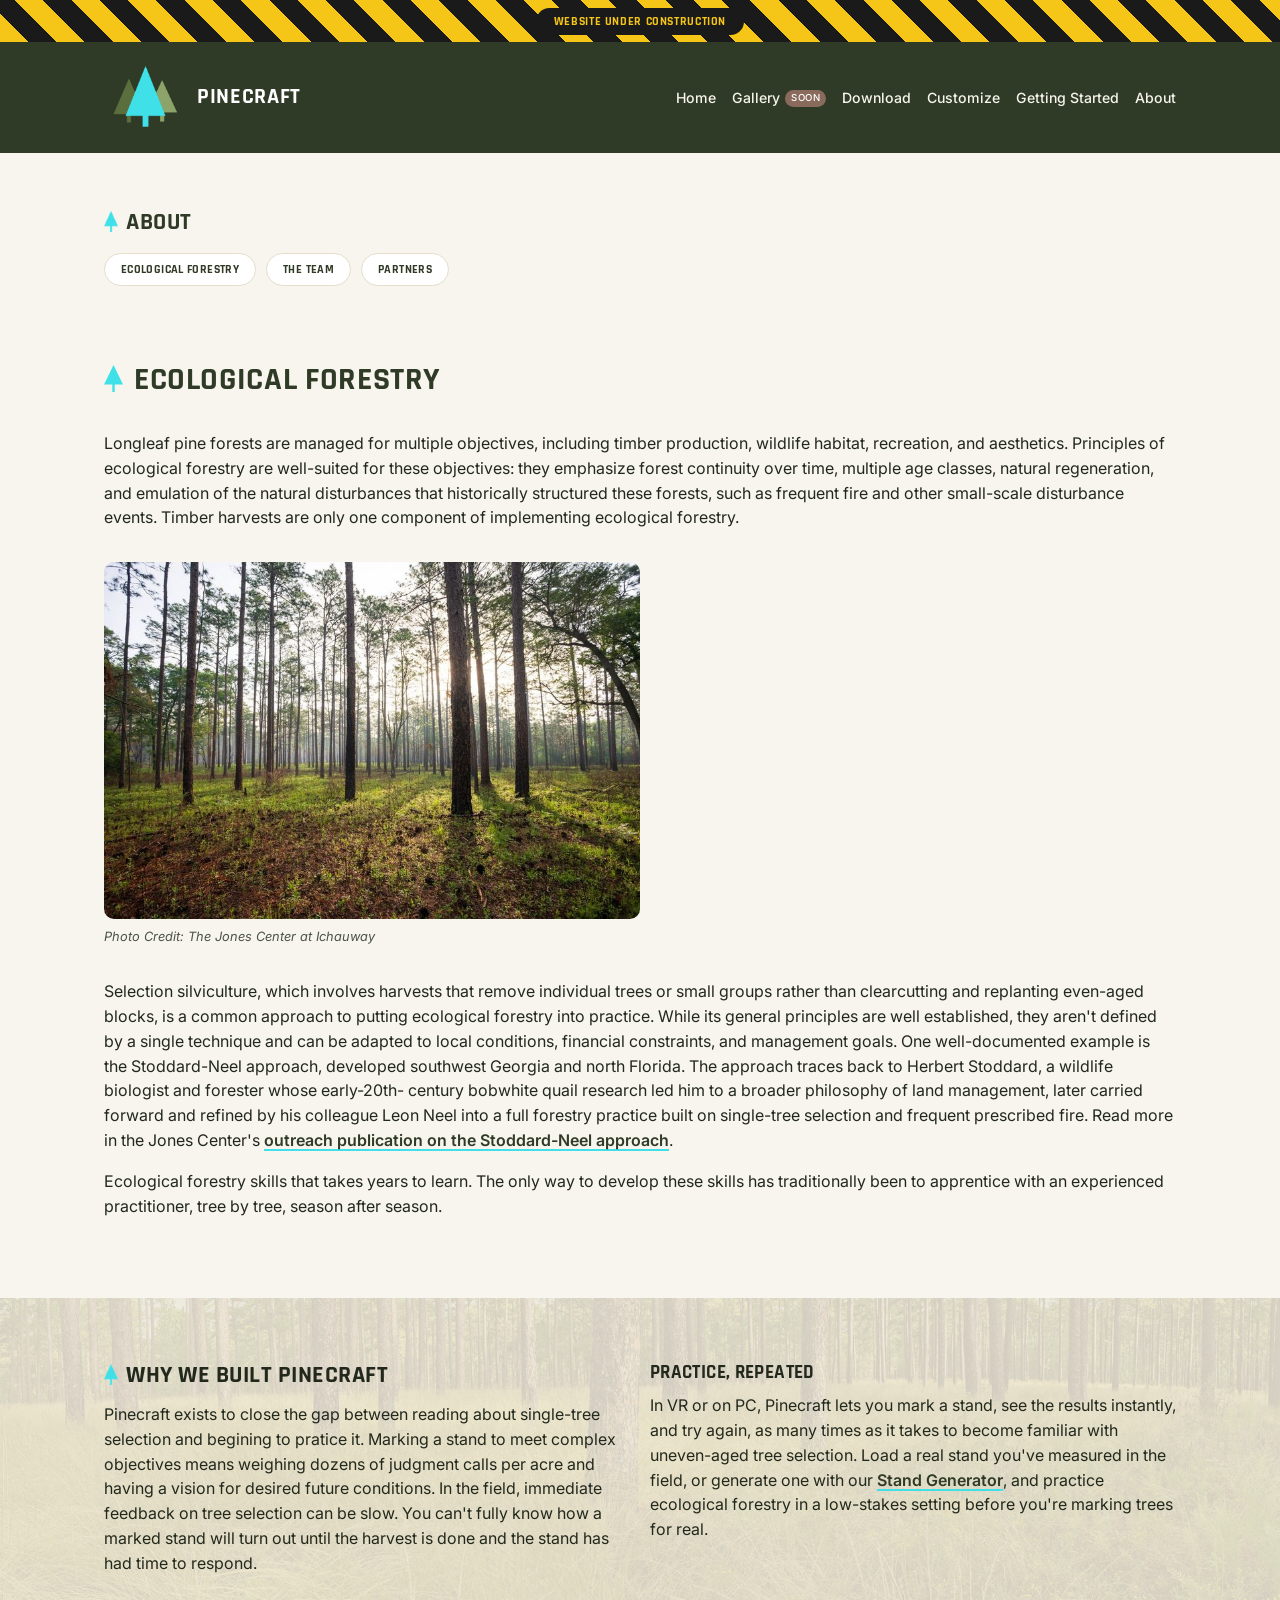
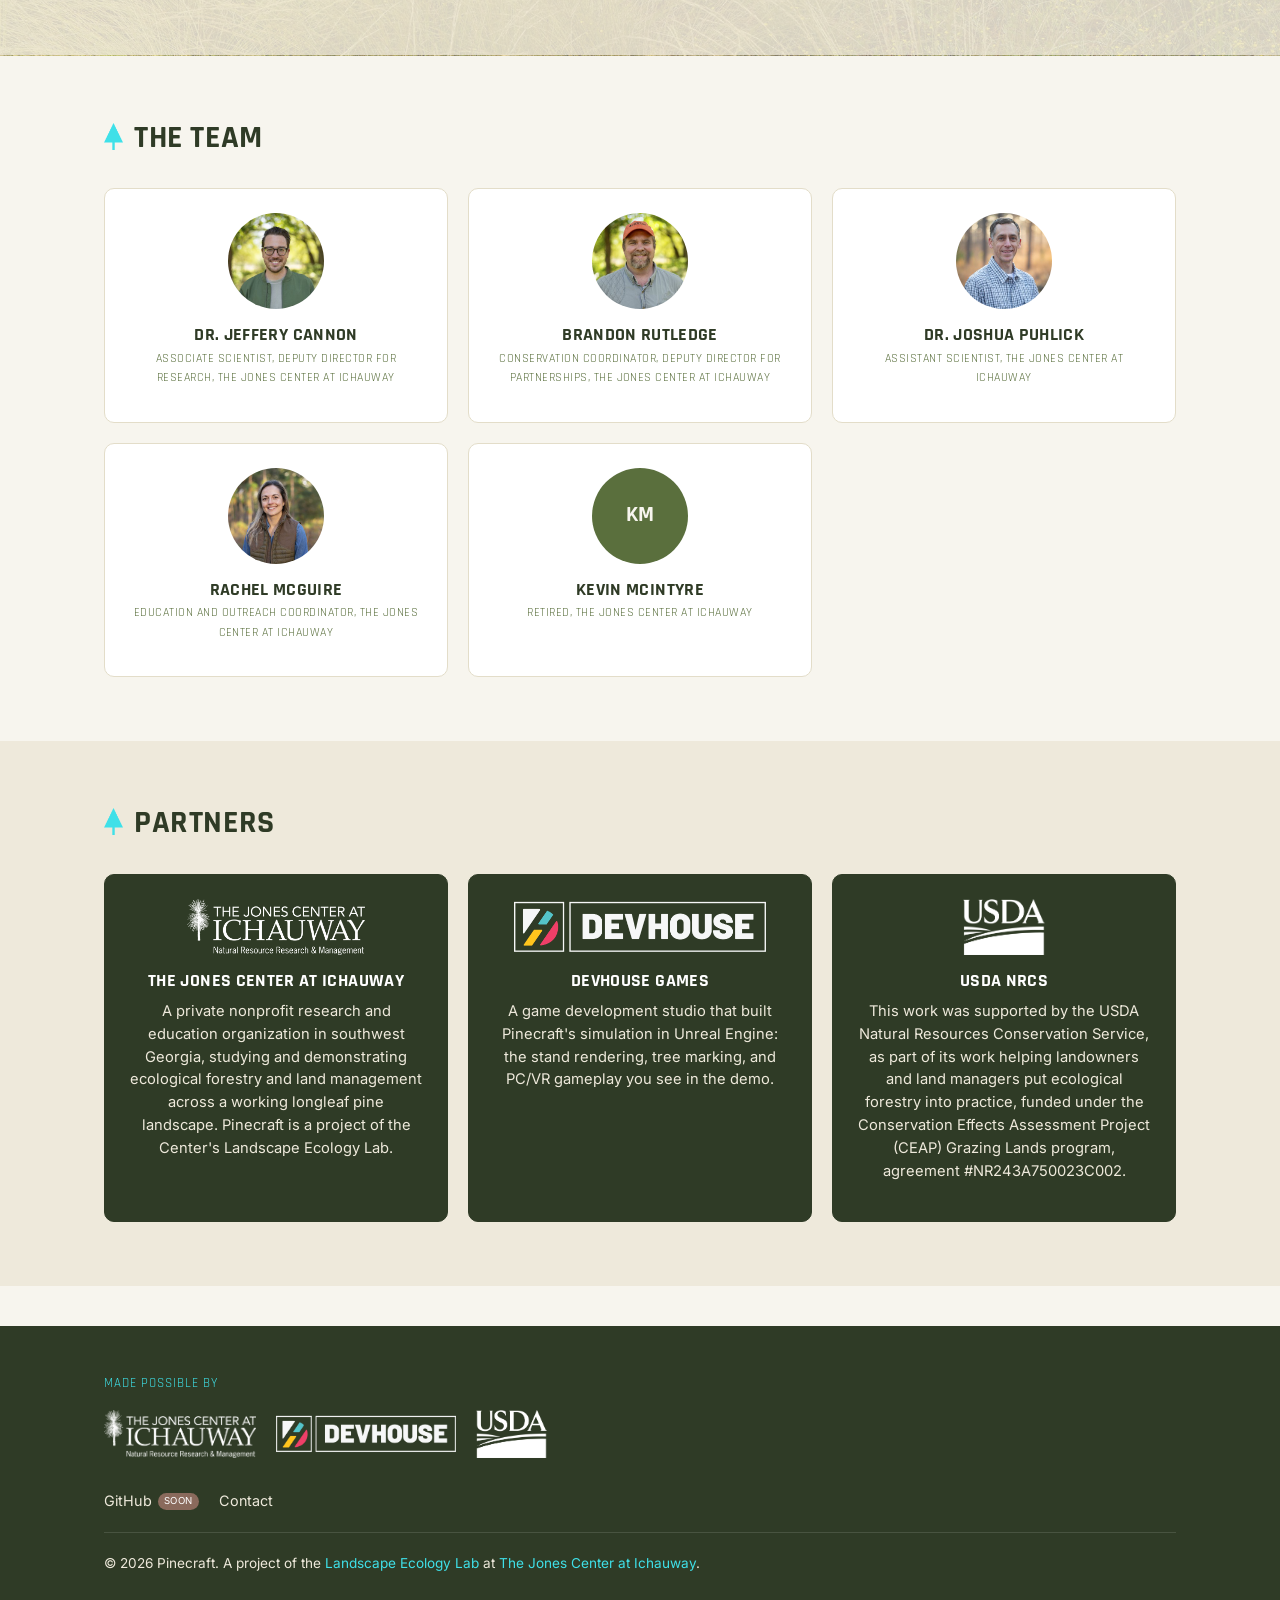
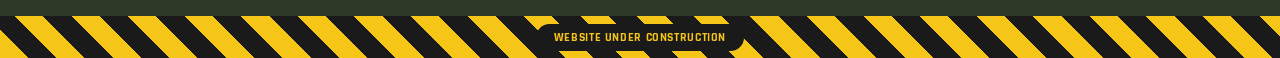
<file: about.html>
<!DOCTYPE html>
<html lang="en">
<head>
<!-- Google tag (gtag.js) -->
<script async src="https://www.googletagmanager.com/gtag/js?id=G-YC16CTT1N0"></script>
<script>
  window.dataLayer = window.dataLayer || [];
  function gtag(){dataLayer.push(arguments);}
  gtag('js', new Date());

  gtag('config', 'G-YC16CTT1N0');
</script>
<meta charset="utf-8">
<meta name="viewport" content="width=device-width, initial-scale=1">
<title>About · Pinecraft</title>
<meta name="description" content="Ecological forestry and the philosophy behind Pinecraft.">
<meta name="robots" content="noindex, nofollow">
<link rel="icon" href="assets/img/favicon.png">
<link rel="preconnect" href="https://fonts.googleapis.com">
<link rel="preconnect" href="https://fonts.gstatic.com" crossorigin>
<link href="https://fonts.googleapis.com/css2?family=Rajdhani:wght@600;700&family=Inter:wght@400;500;600&display=swap" rel="stylesheet">
<link rel="stylesheet" href="assets/css/main.css">
</head>
<body>

<div data-include="partials/header.html"></div>

<main>
<section class="wrap page-header">
  <h1><img class="heading-icon" src="assets/img/logos/pine-mark.png" alt="">About</h1>
  <nav class="jump-links">
    <a href="#ecological-forestry">Ecological Forestry</a>
    <a href="#the-team">The Team</a>
    <a href="#partners">Partners</a>
  </nav>
</section>

<section class="wrap section">
  <div class="section__heading">
    <h2 id="ecological-forestry"><img class="heading-icon" src="assets/img/logos/pine-mark.png" alt="">Ecological Forestry</h2>
  </div>
  <p>
    Longleaf pine forests are managed for multiple objectives, including
    timber production, wildlife habitat, recreation, and aesthetics.
    Principles of ecological forestry are well-suited for these
    objectives: they emphasize forest continuity over time, multiple age
    classes, natural regeneration, and emulation of the natural
    disturbances that historically structured these forests, such as
    frequent fire and other small-scale disturbance events. Timber harvests
    are only one component of implementing ecological forestry.
  </p>
  <figure class="about-photo">
    <img src="assets/img/photos/longleaf-stand-morning.jpg" alt="An open, uneven-aged longleaf pine stand with a grassy groundcover, lit by early morning sun.">
    <figcaption>Photo Credit: The Jones Center at Ichauway</figcaption>
  </figure>
  <p>
    Selection silviculture, which involves harvests that remove individual trees or
    small groups rather than clearcutting and replanting even-aged
    blocks, is a common approach to putting ecological forestry into
    practice. While its general principles are well
    established, they aren't defined by a single technique and can be
    adapted to local conditions, financial constraints, and management goals. One well-documented
    example is the Stoddard-Neel approach, developed 
    southwest Georgia and north Florida. The approach traces back to
    Herbert Stoddard, a wildlife biologist and forester whose early-20th-
    century bobwhite quail research led him to a broader philosophy of land
    management, later carried forward and refined by his colleague Leon
    Neel into a full forestry practice built on single-tree selection and
    frequent prescribed fire. Read more in the Jones Center's
    <a class="text-link" href="https://www.jonesctr.org/the-stoddard-neel-approach-to-ecological-forestry/" target="_blank" rel="noopener">outreach publication on the Stoddard-Neel approach</a>.
  </p>
  <p>
    Ecological forestry skills that takes years to learn. The
    only way to develop these skills has traditionally
    been to apprentice with an experienced practitioner, tree by tree, season
    after season.
  </p>
</section>

<section class="section section--alt section--photo-bg">
  <div class="wrap grid grid--2">
    <div>
      <h2><img class="heading-icon" src="assets/img/logos/pine-mark.png" alt="">Why We Built Pinecraft</h2>
      <p>
        Pinecraft exists to close the gap between reading about single-tree
        selection and begining to pratice it. Marking a stand to meet complex objectives means
        weighing dozens of judgment calls per acre and having a vision for desired future conditions. In the field,
        immediate feedback on tree selection can be slow. You can't fully know how a marked stand will
        turn out until the harvest is done and the stand has had time to
        respond.
      </p>
    </div>
    <div>
      <h3>Practice, Repeated</h3>
      <p>
        In VR or on PC, Pinecraft lets you mark a stand, see the results
        instantly, and try again, as many times as it takes to become familiar with uneven-aged tree
        selection. Load a real stand you've measured in the field, or
        generate one with our <a class="text-link" href="customize.html#stand-generator">Stand Generator</a>,
        and practice ecological forestry in a low-stakes setting before
        you're marking trees for real.
      </p>
    </div>
  </div>
</section>

<section class="wrap section">
  <div class="section__heading">
    <h2 id="the-team"><img class="heading-icon" src="assets/img/logos/pine-mark.png" alt="">The Team</h2>
  </div>
  <div class="grid grid--3">
    <div class="card team-card">
      <div class="team-avatar"><img src="assets/img/team/cannon.jpg" alt="Dr. Jeffery Cannon"></div>
      <h3>Dr. Jeffery Cannon</h3>
      <p class="team-role">Associate Scientist, Deputy Director for Research, The Jones Center at Ichauway</p>
    </div>
    <div class="card team-card">
      <div class="team-avatar"><img src="assets/img/team/rutledge.jpg" alt="Brandon Rutledge"></div>
      <h3>Brandon Rutledge</h3>
      <p class="team-role">Conservation Coordinator, Deputy Director for Partnerships, The Jones Center at Ichauway</p>
    </div>
    <div class="card team-card">
      <div class="team-avatar"><img src="assets/img/team/puhlick.jpg" alt="Dr. Joshua Puhlick"></div>
      <h3>Dr. Joshua Puhlick</h3>
      <p class="team-role">Assistant Scientist, The Jones Center at Ichauway</p>
    </div>
    <div class="card team-card">
      <div class="team-avatar"><img src="assets/img/team/mcguire.jpg" alt="Rachel McGuire"></div>
      <h3>Rachel McGuire</h3>
      <p class="team-role">Education and Outreach Coordinator, The Jones Center at Ichauway</p>
    </div>
    <div class="card team-card">
      <div class="team-avatar">KM</div>
      <h3>Kevin McIntyre</h3>
      <p class="team-role">Retired, The Jones Center at Ichauway</p>
    </div>
  </div>
</section>

<section class="section section--alt">
  <div class="wrap">
  <div class="section__heading">
    <h2 id="partners"><img class="heading-icon" src="assets/img/logos/pine-mark.png" alt="">Partners</h2>
  </div>
  <div class="grid grid--3">
    <div class="card partner-card">
      <a href="https://www.jonesctr.org/" target="_blank" rel="noopener"><img src="assets/img/logos/jones-center.png" alt="The Jones Center at Ichauway"></a>
      <h3>The Jones Center at Ichauway</h3>
      <p>A private nonprofit research and education organization in southwest Georgia, studying and demonstrating ecological forestry and land management across a working longleaf pine landscape. Pinecraft is a project of the Center's Landscape Ecology Lab.</p>
    </div>
    <div class="card partner-card">
      <a href="https://devhouse.games/" target="_blank" rel="noopener"><img src="assets/img/logos/devhouse.png" alt="Devhouse Games"></a>
      <h3>Devhouse Games</h3>
      <p>A game development studio that built Pinecraft's simulation in Unreal Engine: the stand rendering, tree marking, and PC/VR gameplay you see in the demo.</p>
    </div>
    <div class="card partner-card">
      <a href="https://www.nrcs.usda.gov/" target="_blank" rel="noopener"><img src="assets/img/logos/nrcs.png" alt="USDA NRCS"></a>
      <h3>USDA NRCS</h3>
      <p>This work was supported by the USDA Natural Resources Conservation Service, as part of its work helping landowners and land managers put ecological forestry into practice, funded under the Conservation Effects Assessment Project (CEAP) Grazing Lands program, agreement #NR243A750023C002.</p>
    </div>
  </div>
  </div>
</section>
</main>

<div data-include="partials/footer.html"></div>

<script src="assets/js/main.js"></script>
</body>
</html>
</file>
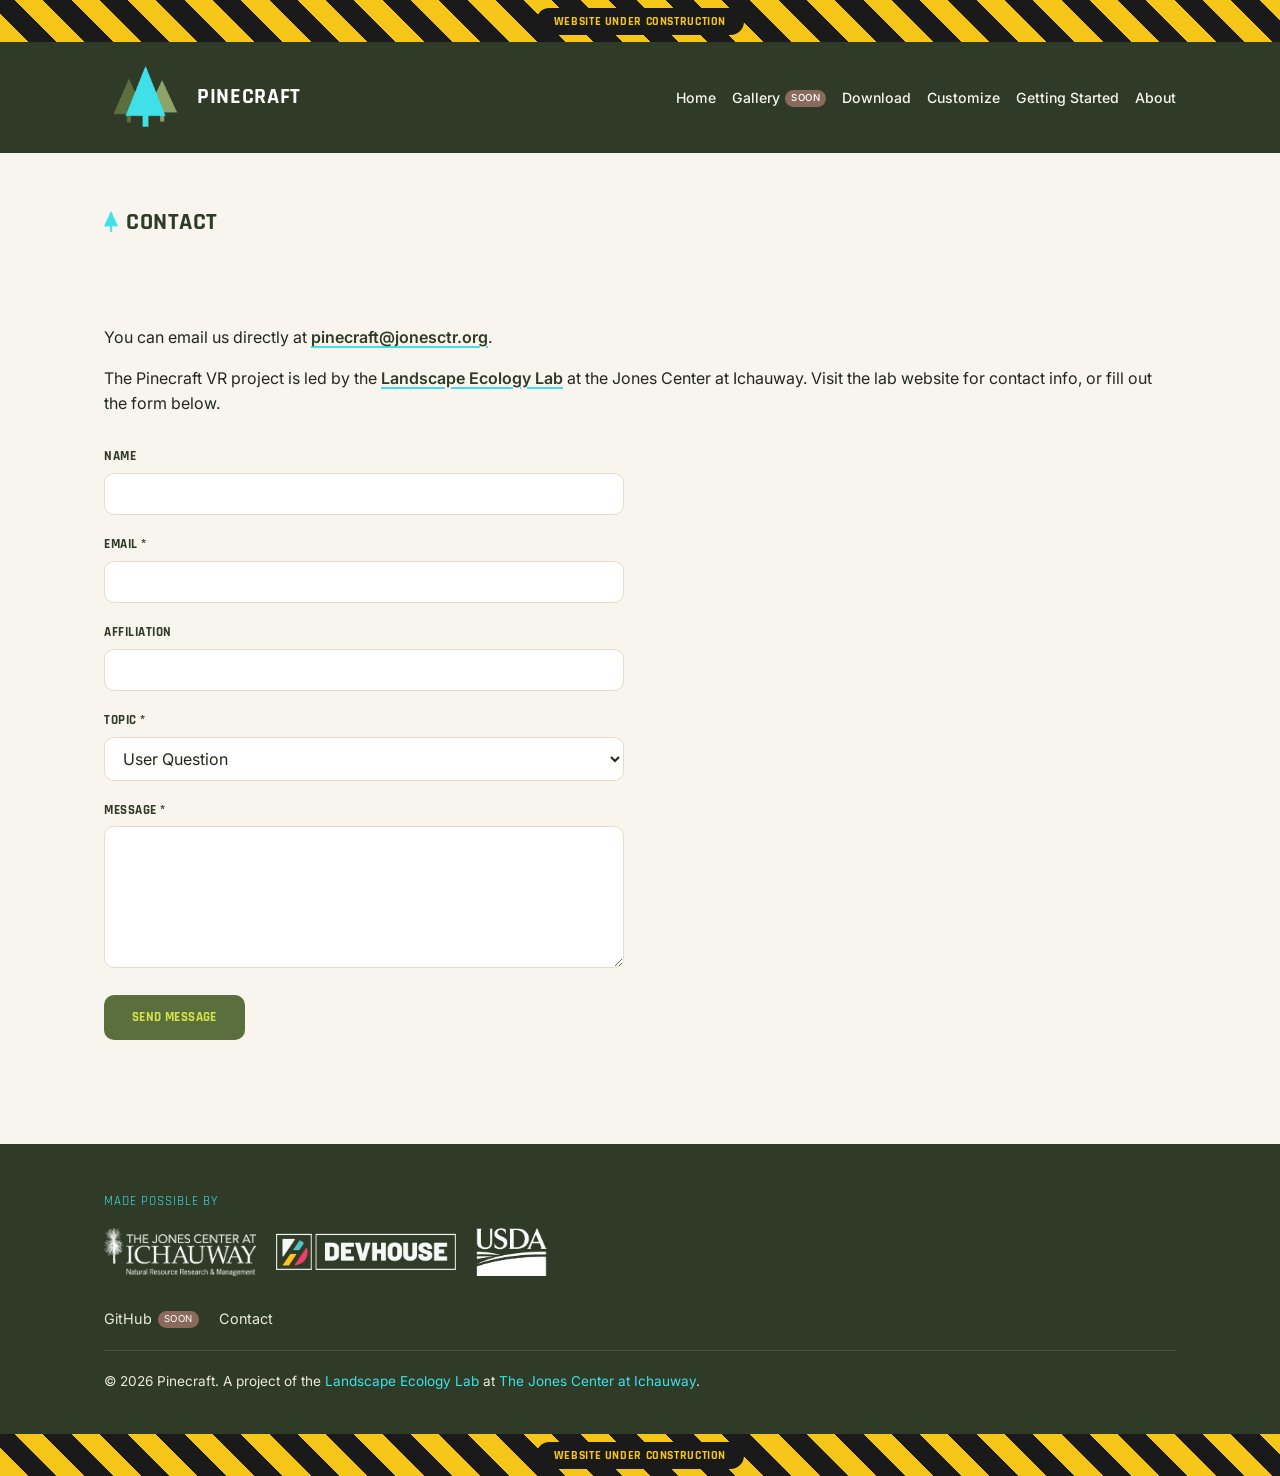
<file: contact.html>
<!DOCTYPE html>
<html lang="en">
<head>
<!-- Google tag (gtag.js) -->
<script async src="https://www.googletagmanager.com/gtag/js?id=G-YC16CTT1N0"></script>
<script>
  window.dataLayer = window.dataLayer || [];
  function gtag(){dataLayer.push(arguments);}
  gtag('js', new Date());

  gtag('config', 'G-YC16CTT1N0');
</script>
<meta charset="utf-8">
<meta name="viewport" content="width=device-width, initial-scale=1">
<title>Contact · Pinecraft</title>
<meta name="description" content="Get in touch with the Pinecraft team by email or the contact form.">
<meta name="robots" content="noindex, nofollow">
<link rel="icon" href="assets/img/favicon.png">
<link rel="preconnect" href="https://fonts.googleapis.com">
<link rel="preconnect" href="https://fonts.gstatic.com" crossorigin>
<link href="https://fonts.googleapis.com/css2?family=Rajdhani:wght@600;700&family=Inter:wght@400;500;600&display=swap" rel="stylesheet">
<link rel="stylesheet" href="assets/css/main.css">
</head>
<body>

<div data-include="partials/header.html"></div>

<main>
<section class="wrap page-header">
  <h1><img class="heading-icon" src="assets/img/logos/pine-mark.png" alt="">Contact</h1>
</section>

<section class="wrap section">
  <p>
    You can email us directly at <a class="text-link" href="mailto:pinecraft@jonesctr.org">pinecraft@jonesctr.org</a>.
  </p>
  <p>
    The Pinecraft VR project is led by the <a class="text-link" href="https://lab.jonesctr.org/cannon/" target="_blank" rel="noopener">Landscape Ecology Lab</a> at the Jones Center at Ichauway. Visit the lab website for contact info, or fill out the form below.
  </p>

  <form id="contact-form" class="contact-form">
    <div class="form-field">
      <label for="cf-name">Name</label>
      <input type="text" id="cf-name" name="name">
    </div>
    <div class="form-field">
      <label for="cf-email">Email *</label>
      <input type="email" id="cf-email" name="email" required>
    </div>
    <div class="form-field">
      <label for="cf-affiliation">Affiliation</label>
      <input type="text" id="cf-affiliation" name="affiliation">
    </div>
    <div class="form-field">
      <label for="cf-reason">Topic *</label>
      <select id="cf-reason" name="reason" required>
        <option value="User Question" selected>User Question</option>
        <option value="Support">Support</option>
        <option value="Bug Report">Bug Report</option>
        <option value="Media Inquiry">Media Inquiry</option>
        <option value="Other">Other</option>
      </select>
    </div>
    <div class="form-field">
      <label for="cf-message">Message *</label>
      <textarea id="cf-message" name="message" rows="6" required></textarea>
    </div>
    <button type="submit" class="btn btn--primary">Send Message</button>
  </form>
</section>
</main>

<div data-include="partials/footer.html"></div>

<script src="assets/js/main.js"></script>
</body>
</html>
</file>
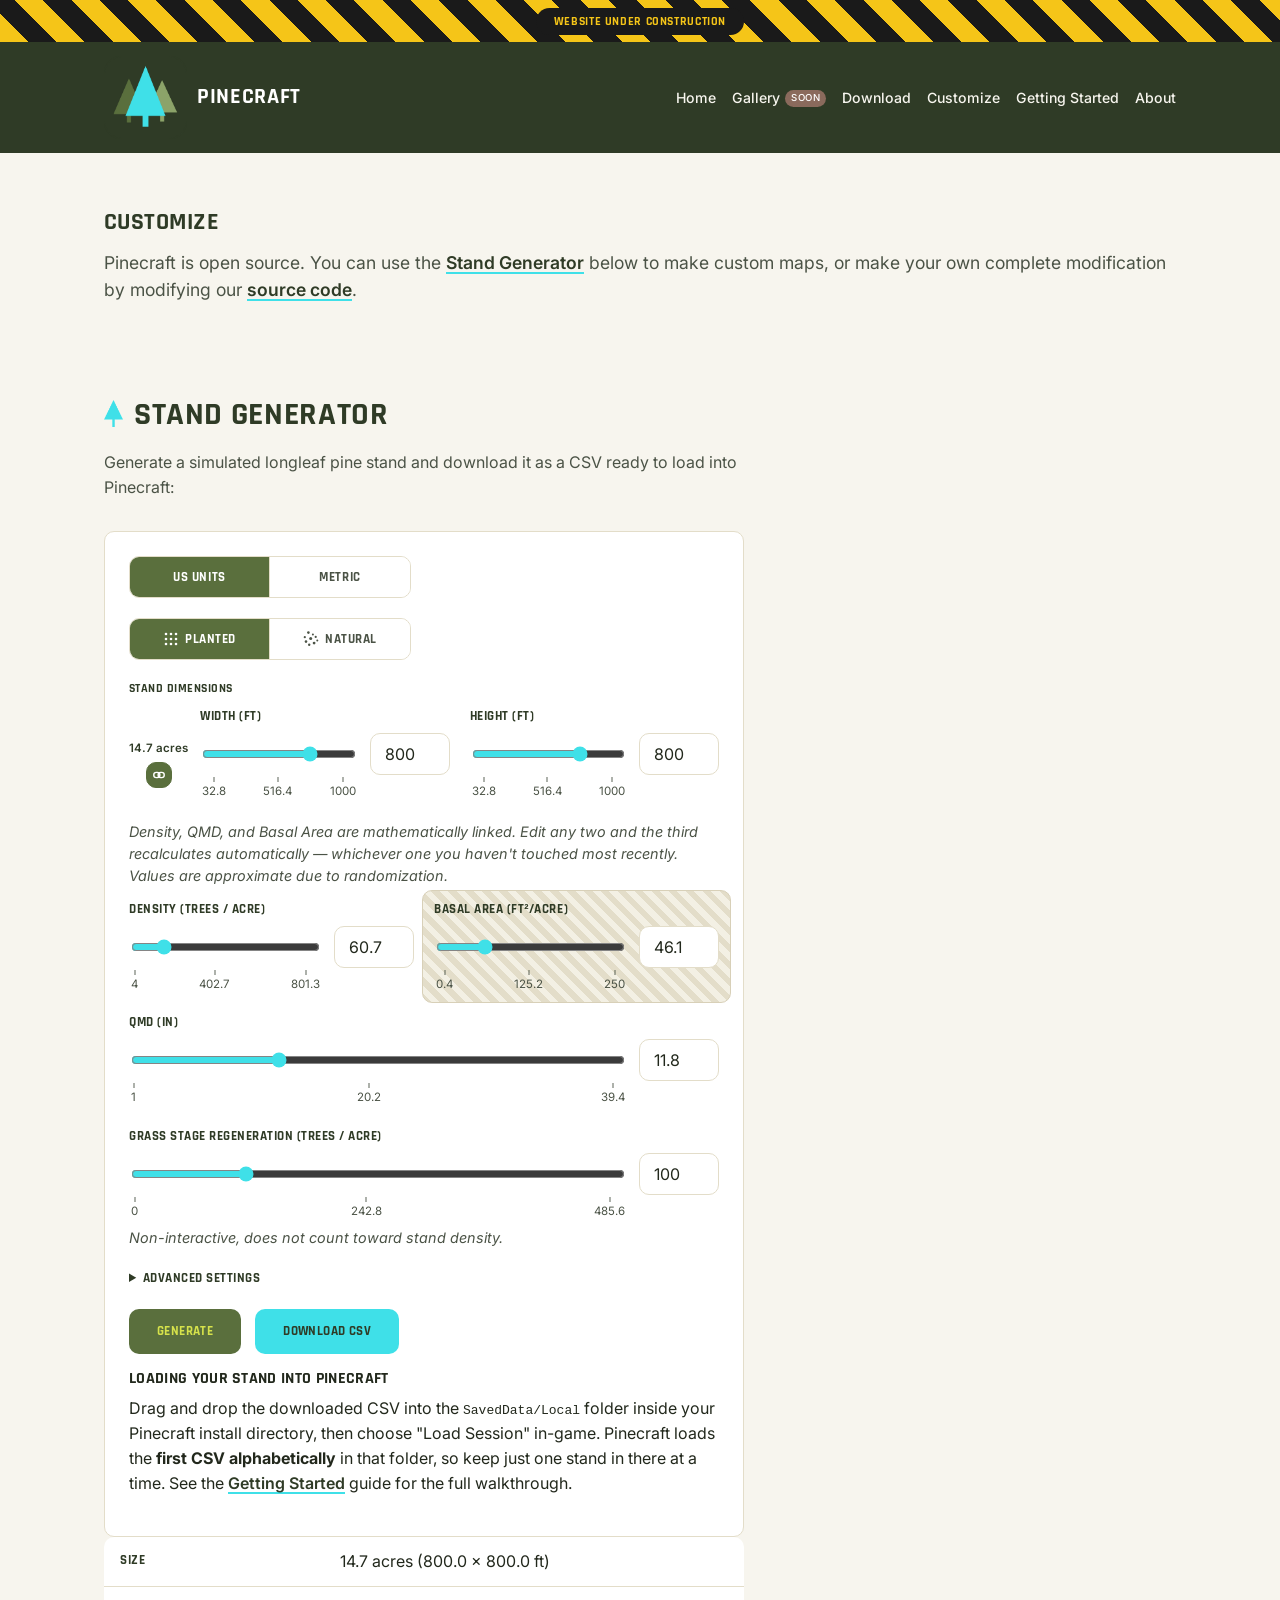
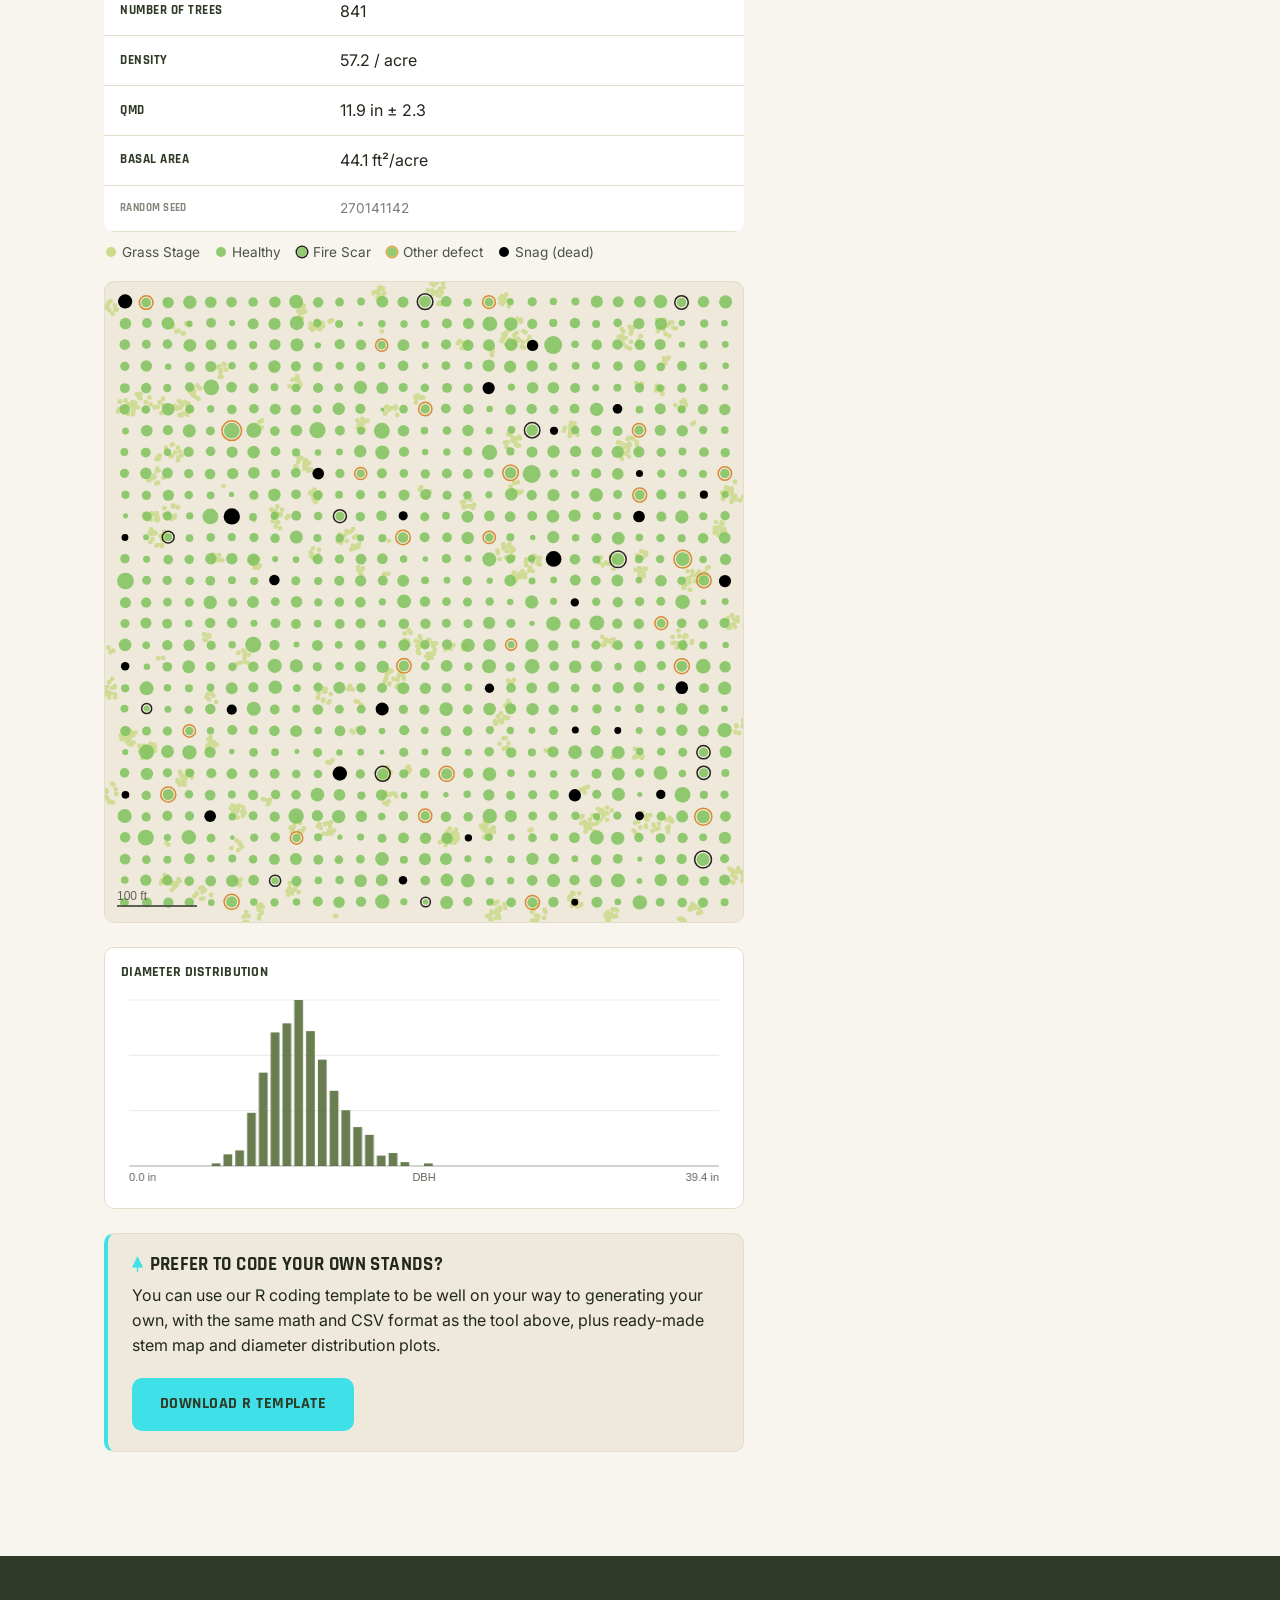
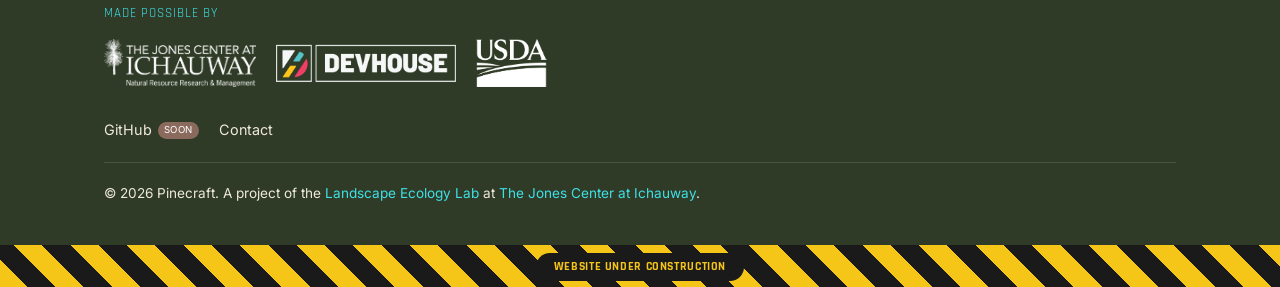
<file: customize.html>
<!DOCTYPE html>
<html lang="en">
<head>
<!-- Google tag (gtag.js) -->
<script async src="https://www.googletagmanager.com/gtag/js?id=G-YC16CTT1N0"></script>
<script>
  window.dataLayer = window.dataLayer || [];
  function gtag(){dataLayer.push(arguments);}
  gtag('js', new Date());

  gtag('config', 'G-YC16CTT1N0');
</script>
<meta charset="utf-8">
<meta name="viewport" content="width=device-width, initial-scale=1">
<title>Customize · Pinecraft</title>
<meta name="description" content="Build your own stand from a CSV, or adapt Pinecraft to your own forest.">
<meta name="robots" content="noindex, nofollow">
<link rel="icon" href="assets/img/favicon.png">
<link rel="preconnect" href="https://fonts.googleapis.com">
<link rel="preconnect" href="https://fonts.gstatic.com" crossorigin>
<link href="https://fonts.googleapis.com/css2?family=Rajdhani:wght@600;700&family=Inter:wght@400;500;600&display=swap" rel="stylesheet">
<link rel="stylesheet" href="assets/css/main.css">
</head>
<body>

<div data-include="partials/header.html"></div>

<main>
<section class="wrap page-header">
  <h1>Customize</h1>
  <p class="lede">Pinecraft is open source. You can use the <a class="text-link" href="#stand-generator">Stand Generator</a> below to make custom maps, or make your own complete modification by modifying our <a class="text-link" href="#" target="_blank" rel="noopener">source code</a>.</p>
</section>

<section class="wrap section">
  <div class="section__heading">
    <h2 id="stand-generator"><img class="heading-icon" src="assets/img/logos/pine-mark.png" alt="">Stand Generator</h2>
    <p>Generate a simulated longleaf pine stand and download it as a CSV ready to load into Pinecraft:</p>
  </div>

  <form id="stand-generator-form" class="contact-form" style="max-width: 640px;">
    <div class="form-field">
      <div class="toggle-group">
        <input type="radio" id="sg-units-us" name="sg-units" value="us" checked>
        <label for="sg-units-us">US Units</label>
        <input type="radio" id="sg-units-metric" name="sg-units" value="metric">
        <label for="sg-units-metric">Metric</label>
      </div>
    </div>

    <div class="form-field">
      <div class="toggle-group">
        <input type="radio" id="sg-pattern-grid" name="sg-pattern" value="grid" checked>
        <label for="sg-pattern-grid">
          <svg class="pattern-icon" width="16" height="16" viewBox="0 0 16 16" fill="currentColor" aria-hidden="true">
            <circle cx="3" cy="3" r="1.3"/><circle cx="8" cy="3" r="1.3"/><circle cx="13" cy="3" r="1.3"/>
            <circle cx="3" cy="8" r="1.3"/><circle cx="8" cy="8" r="1.3"/><circle cx="13" cy="8" r="1.3"/>
            <circle cx="3" cy="13" r="1.3"/><circle cx="8" cy="13" r="1.3"/><circle cx="13" cy="13" r="1.3"/>
          </svg>
          Planted
        </label>
        <input type="radio" id="sg-pattern-random" name="sg-pattern" value="random">
        <label for="sg-pattern-random">
          <svg class="pattern-icon" width="16" height="16" viewBox="0 0 16 16" fill="currentColor" aria-hidden="true">
            <circle cx="1.8" cy="6.2" r="1.1"/><circle cx="5.4" cy="1.6" r="1.3"/><circle cx="9.9" cy="3.4" r="1"/>
            <circle cx="3" cy="10.6" r="1.3"/><circle cx="7.7" cy="7.6" r="1.5"/><circle cx="12.7" cy="5.9" r="1.1"/>
            <circle cx="6.2" cy="13.8" r="1.2"/><circle cx="11.1" cy="12.1" r="1.4"/><circle cx="14.3" cy="9.6" r="1"/>
          </svg>
          Natural
        </label>
      </div>
    </div>

    <p class="section-label">Stand Dimensions</p>
    <div style="display:flex; align-items:center; gap:12px;">
      <div style="display:flex; flex-direction:column; align-items:center; gap:4px; flex:none;">
        <span id="sg-area-display" style="font-size:0.72rem; font-weight:600; color:var(--forest-dark); white-space:nowrap;"></span>
        <button type="button" id="sg-dims-link" class="link-toggle" aria-pressed="true"></button>
      </div>
      <div class="grid grid--2" style="flex:1;">
      <div class="form-field">
        <label for="sg-width">Width (<span id="sg-width-unit">m</span>)</label>
        <div class="slider-field">
            <input type="range" id="sg-width-range" min="10" max="304.8" step="1" value="243.84">
          <input type="number" id="sg-width" name="width" value="243.84" min="1" step="any" required>
        </div>
        <div class="slider-scale"><span id="sg-width-scale-min"></span><span id="sg-width-scale-mid"></span><span id="sg-width-scale-max"></span></div>
      </div>
      <div class="form-field">
        <label for="sg-height">Height (<span id="sg-height-unit">m</span>)</label>
        <div class="slider-field">
            <input type="range" id="sg-height-range" min="10" max="304.8" step="1" value="243.84">
          <input type="number" id="sg-height" name="height" value="243.84" min="1" step="any" required>
        </div>
        <div class="slider-scale"><span id="sg-height-scale-min"></span><span id="sg-height-scale-mid"></span><span id="sg-height-scale-max"></span></div>
      </div>
      </div>
    </div>

    <p class="note" style="margin-bottom:12px;">Density, QMD, and Basal Area are mathematically linked. Edit any two and the third recalculates automatically — whichever one you haven't touched most recently. Values are approximate due to randomization.</p>

    <div class="grid grid--2">
      <div class="form-field">
        <label for="sg-density">Density (trees / <span id="sg-density-unit">ha</span>)<span id="sg-density-tag" class="derived-tag"></span></label>
        <div class="slider-field">
            <input type="range" id="sg-density-range" min="10" max="1980" step="5" value="150">
          <input type="number" id="sg-density" name="density" value="150" min="1" step="any" required>
        </div>
        <div class="slider-scale"><span id="sg-density-scale-min"></span><span id="sg-density-scale-mid"></span><span id="sg-density-scale-max"></span></div>
      </div>
      <div class="form-field">
        <label for="sg-ba">Basal Area (<span id="sg-ba-unit">m&sup2;/ha</span>)<span id="sg-ba-tag" class="derived-tag"></span></label>
        <div class="slider-field">
            <input type="range" id="sg-ba-range" min="0.1" max="57.4" step="0.1" value="10.6">
          <input type="number" id="sg-ba" name="ba" value="10.6" min="0.1" step="any" required>
        </div>
        <div class="slider-scale"><span id="sg-ba-scale-min"></span><span id="sg-ba-scale-mid"></span><span id="sg-ba-scale-max"></span></div>
      </div>
    </div>

    <div class="form-field">
      <label for="sg-qmd">QMD (<span id="sg-qmd-unit">cm</span>)<span id="sg-qmd-tag" class="derived-tag"></span></label>
      <div class="slider-field">
          <input type="range" id="sg-qmd-range" min="2.54" max="100" step="0.5" value="30">
        <input type="number" id="sg-qmd" name="qmd" value="30" min="0.1" max="100" step="any" required>
      </div>
      <div class="slider-scale"><span id="sg-qmd-scale-min"></span><span id="sg-qmd-scale-mid"></span><span id="sg-qmd-scale-max"></span></div>
    </div>

    <div class="form-field">
      <label for="sg-grass">Grass Stage Regeneration (trees / <span id="sg-grass-unit">ha</span>)</label>
      <div class="slider-field">
          <input type="range" id="sg-grass-range" min="0" max="1200" step="10" value="247.1">
        <input type="number" id="sg-grass" name="grass" value="247.1" min="0" step="any">
      </div>
      <div class="slider-scale"><span id="sg-grass-scale-min"></span><span id="sg-grass-scale-mid"></span><span id="sg-grass-scale-max"></span></div>
      <p class="note" style="margin-top:6px;">Non-interactive, does not count toward stand density.</p>
    </div>

    <details class="form-field">
      <summary style="cursor:pointer; font-family:var(--font-display); font-weight:700; text-transform:uppercase; font-size:0.8rem; letter-spacing:0.04em; color:var(--forest-dark);">Advanced Settings</summary>

      <div class="form-field">
        <label for="sg-sd">DBH Standard Deviation (<span id="sg-sd-unit">cm</span>)</label>
        <div class="slider-field">
          <input type="range" id="sg-sd-range" min="1" max="30" step="0.5" value="6">
          <input type="number" id="sg-sd" name="sd" value="6" min="0" step="any">
        </div>
        <div class="slider-scale"><span id="sg-sd-scale-min"></span><span id="sg-sd-scale-mid"></span><span id="sg-sd-scale-max"></span></div>
      </div>

      <div class="form-field">
        <label for="sg-bimodal-range">Distribution Shape</label>
        <input type="range" id="sg-bimodal-range" min="0" max="1" step="0.02" value="0" style="width:100%;">
        <div class="slider-scale" style="margin-right:0;"><span>Unimodal</span><span>Bimodal</span></div>
      </div>

      <div class="stand-histogram">
        <h4>Projected Diameter Distribution</h4>
        <canvas id="sg-distribution-canvas"></canvas>
        <div class="slider-scale" style="margin-right:0; margin-top:6px;">
          <span id="sg-distribution-scale-min"></span>
          <span id="sg-distribution-scale-mid"></span>
          <span id="sg-distribution-scale-max"></span>
        </div>
      </div>

      <p class="section-label" style="margin-top:20px;">Tree Defect Specification</p>
      <div class="grid grid--2" style="margin-top:8px;">
        <div class="form-field">
          <label for="sg-snag">Snag (dead)</label>
          <div class="slider-field">
              <input type="range" id="sg-snag-range" min="0" max="30" step="0.1" value="4">
            <input type="number" id="sg-snag" name="snag" value="4" min="0" max="30" step="any">
          </div>
          <div class="slider-scale"><span>0</span><span>15</span><span>30</span></div>
        </div>
        <div class="form-field">
          <label for="sg-lopsided">Asymmetric Crown</label>
          <div class="slider-field">
              <input type="range" id="sg-lopsided-range" min="0" max="30" step="0.1" value="3.2">
            <input type="number" id="sg-lopsided" name="lopsided" value="3.2" min="0" max="30" step="any">
          </div>
          <div class="slider-scale"><span>0</span><span>15</span><span>30</span></div>
        </div>
        <div class="form-field">
          <label for="sg-firescar">Fire Scar</label>
          <div class="slider-field">
              <input type="range" id="sg-firescar-range" min="0" max="30" step="0.1" value="1.8">
            <input type="number" id="sg-firescar" name="firescar" value="1.8" min="0" max="30" step="any">
          </div>
          <div class="slider-scale"><span>0</span><span>15</span><span>30</span></div>
        </div>
        <div class="form-field">
          <label for="sg-canker">Canker</label>
          <div class="slider-field">
              <input type="range" id="sg-canker-range" min="0" max="30" step="0.1" value="1.2">
            <input type="number" id="sg-canker" name="canker" value="1.2" min="0" max="30" step="any">
          </div>
          <div class="slider-scale"><span>0</span><span>15</span><span>30</span></div>
        </div>
        <div class="form-field">
          <label for="sg-chlorosis">Chlorosis</label>
          <div class="slider-field">
              <input type="range" id="sg-chlorosis-range" min="0" max="30" step="0.1" value="0.2">
            <input type="number" id="sg-chlorosis" name="chlorosis" value="0.2" min="0" max="30" step="any">
          </div>
          <div class="slider-scale"><span>0</span><span>15</span><span>30</span></div>
        </div>
        <div class="form-field is-derived">
          <label for="sg-forked">Forked Trees <span class="badge">Coming Soon</span></label>
          <div class="slider-field">
              <input type="range" id="sg-forked-range" class="is-inert" min="0" max="30" step="0.1" value="0">
            <input type="number" id="sg-forked" name="forked" value="0" min="0" max="30" step="any">
          </div>
          <div class="slider-scale"><span>0</span><span>15</span><span>30</span></div>
        </div>
      </div>

      <p class="section-label" style="margin-top:20px;">Random Seed</p>
      <div class="form-field">
        <label for="sg-seed" class="sr-only">Random Seed</label>
        <input type="number" id="sg-seed" name="seed" value="" step="1" placeholder="(random each time)">
        <p class="note" style="margin-top:6px;">Blank by default, so every stand is different. Enter a number to reproduce the same stand again later.</p>
      </div>
    </details>

    <div class="hero__actions" style="margin-top:8px;">
      <button type="submit" class="btn btn--primary">Generate</button>
      <button type="button" id="sg-download-btn" class="btn btn--cyan" disabled>Download CSV</button>
    </div>
    <p id="sg-status" class="note" style="margin-top:16px;" aria-live="polite"></p>

    <div style="margin-top:16px;">
      <h3 style="font-size:1rem;">Loading Your Stand Into Pinecraft</h3>
      <p>
        Drag and drop the downloaded CSV into the <code>SavedData/Local</code>
        folder inside your Pinecraft install directory, then choose
        "Load Session" in-game. Pinecraft loads the <strong>first CSV
        alphabetically</strong> in that folder, so keep just one stand in
        there at a time. See the
        <a class="text-link" href="tutorial.html#loading-maps">Getting Started</a>
        guide for the full walkthrough.
      </p>
    </div>
  </form>

  <div id="sg-results" class="stand-results" style="max-width:640px;">
    <table class="specs">
      <tr><th>Size</th><td id="sg-summary-size"></td></tr>
      <tr><th>Number of Trees</th><td id="sg-summary-count"></td></tr>
      <tr><th>Density</th><td id="sg-summary-density"></td></tr>
      <tr><th>QMD</th><td id="sg-summary-qmd"></td></tr>
      <tr><th>Basal Area</th><td id="sg-summary-ba"></td></tr>
      <tr style="opacity:0.6;"><th style="font-size:0.7rem;">Random Seed</th><td id="sg-summary-seed" style="font-size:0.85em;"></td></tr>
    </table>

    <div class="stand-preview-legend">
      <span><i class="legend-swatch" style="background:rgba(196,214,120,0.85);"></i>Grass Stage</span>
      <span><i class="legend-swatch" style="background:rgba(127,194,92,0.85);"></i>Healthy</span>
      <span><i class="legend-swatch legend-swatch--firescar"></i>Fire Scar</span>
      <span><i class="legend-swatch legend-swatch--ring"></i>Other defect</span>
      <span><i class="legend-swatch" style="background:#000000;"></i>Snag (dead)</span>
    </div>

    <div id="sg-preview" class="stand-preview">
      <canvas id="sg-preview-canvas"></canvas>
      <div id="sg-preview-tooltip" class="stand-preview-tooltip"></div>
    </div>

    <div class="stand-histogram">
      <h4>Diameter Distribution</h4>
      <canvas id="sg-histogram-canvas"></canvas>
      <div id="sg-histogram-tooltip" class="stand-preview-tooltip stand-preview-tooltip--dark"></div>
    </div>
  </div>

  <div class="callout" style="max-width:640px;">
    <h3><img class="heading-icon" src="assets/img/logos/pine-mark.png" alt="">Prefer to Code Your Own Stands?</h3>
    <p>You can use our R coding template to be well on your way to generating your own, with the same math and CSV format as the tool above, plus ready-made stem map and diameter distribution plots.</p>
    <a class="btn btn--cyan" href="assets/downloads/pinecraft_stand_generator.R" download>Download R Template</a>
  </div>
</section>
</main>

<div data-include="partials/footer.html"></div>

<script src="assets/js/main.js"></script>
<script src="assets/js/stand-generator.js"></script>
</body>
</html>
</file>
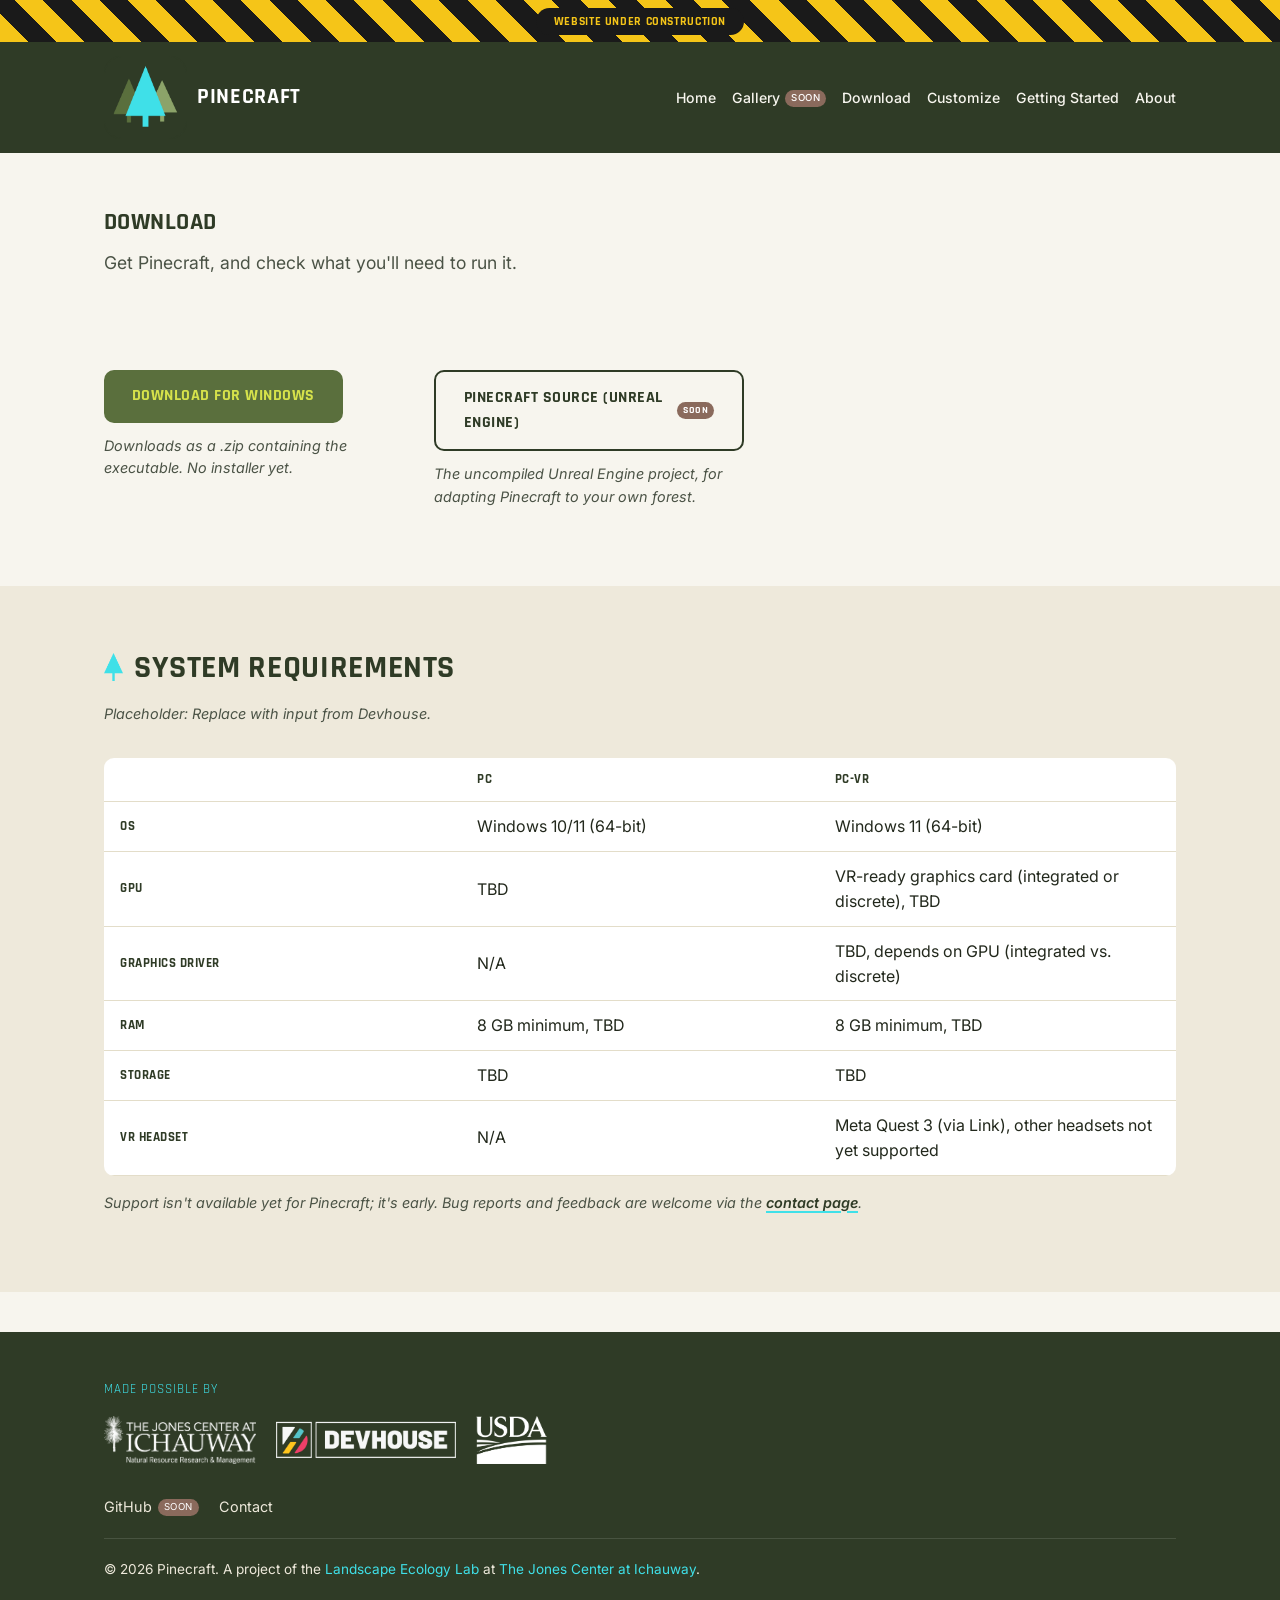
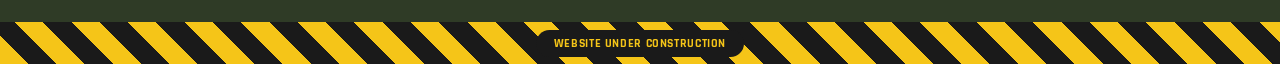
<file: download.html>
<!DOCTYPE html>
<html lang="en">
<head>
<!-- Google tag (gtag.js) -->
<script async src="https://www.googletagmanager.com/gtag/js?id=G-YC16CTT1N0"></script>
<script>
  window.dataLayer = window.dataLayer || [];
  function gtag(){dataLayer.push(arguments);}
  gtag('js', new Date());

  gtag('config', 'G-YC16CTT1N0');
</script>
<meta charset="utf-8">
<meta name="viewport" content="width=device-width, initial-scale=1">
<title>Download · Pinecraft</title>
<meta name="description" content="Download Pinecraft and check system requirements.">
<meta name="robots" content="noindex, nofollow">
<link rel="icon" href="assets/img/favicon.png">
<link rel="preconnect" href="https://fonts.googleapis.com">
<link rel="preconnect" href="https://fonts.gstatic.com" crossorigin>
<link href="https://fonts.googleapis.com/css2?family=Rajdhani:wght@600;700&family=Inter:wght@400;500;600&display=swap" rel="stylesheet">
<link rel="stylesheet" href="assets/css/main.css">
</head>
<body>

<div data-include="partials/header.html"></div>

<main>
<section class="wrap page-header">
  <h1>Download</h1>
  <p class="lede">Get Pinecraft, and check what you'll need to run it.</p>
</section>

<section class="wrap section">
  <div class="grid grid--2" style="max-width:640px;">
    <div>
      <a class="btn btn--primary" href="https://github.com/jbcannon/pinecraftvr.org/releases/latest/download/pinecraftvr-windows.zip" onclick="gtag('event', 'download_windows', { app_version: 'latest' });">Download for Windows</a>
      <p class="note" style="margin-top:12px;">
        Downloads as a .zip containing the executable. No installer yet.
      </p>
    </div>
    <div>
      <a class="btn btn--ghost" href="#">Pinecraft Source (Unreal Engine) <span class="badge">Soon</span></a>
      <p class="note" style="margin-top:12px;">
        The uncompiled Unreal Engine project, for adapting Pinecraft to your own forest.
      </p>
    </div>
  </div>
</section>

<section class="section section--alt">
  <div class="wrap">
  <div class="section__heading">
    <h2 id="system-requirements"><img class="heading-icon" src="assets/img/logos/pine-mark.png" alt="">System Requirements</h2>
    <p class="note">Placeholder: Replace with input from Devhouse.</p>
  </div>
  <table class="specs">
    <tr><th></th><th>PC</th><th>PC-VR</th></tr>
    <tr><th>OS</th><td>Windows 10/11 (64-bit)</td><td>Windows 11 (64-bit)</td></tr>
    <tr><th>GPU</th><td>TBD</td><td>VR-ready graphics card (integrated or discrete), TBD</td></tr>
    <tr><th>Graphics Driver</th><td>N/A</td><td>TBD, depends on GPU (integrated vs. discrete)</td></tr>
    <tr><th>RAM</th><td>8 GB minimum, TBD</td><td>8 GB minimum, TBD</td></tr>
    <tr><th>Storage</th><td>TBD</td><td>TBD</td></tr>
    <tr><th>VR Headset</th><td>N/A</td><td>Meta Quest 3 (via Link), other headsets not yet supported</td></tr>
  </table>
  <p class="note" style="margin-top:16px;">
    Support isn't available yet for Pinecraft; it's early. Bug reports and
    feedback are welcome via the <a class="text-link" href="contact.html">contact page</a>.
  </p>
  </div>
</section>
</main>

<div data-include="partials/footer.html"></div>

<script src="assets/js/main.js"></script>
</body>
</html>
</file>
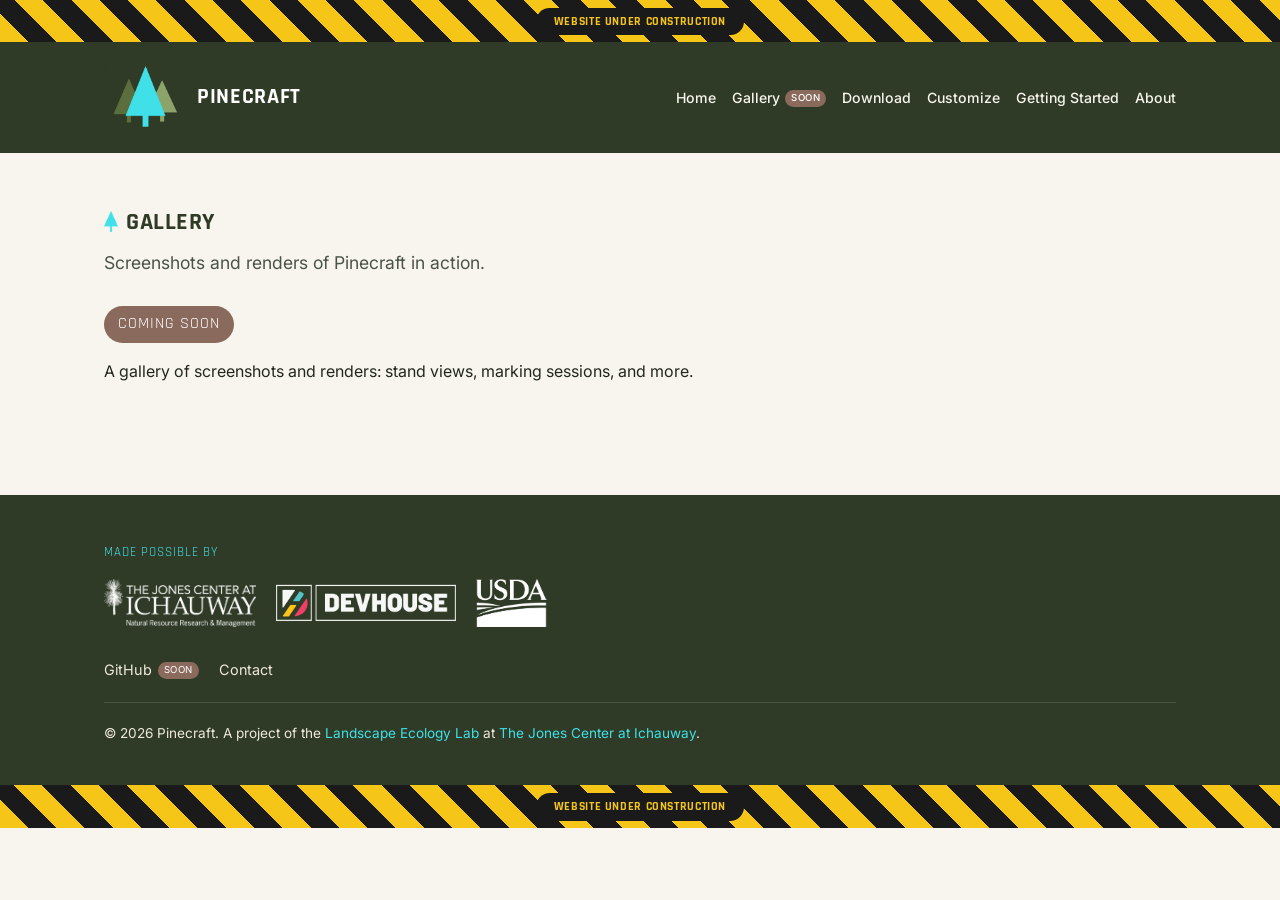
<file: gallery.html>
<!DOCTYPE html>
<html lang="en">
<head>
<!-- Google tag (gtag.js) -->
<script async src="https://www.googletagmanager.com/gtag/js?id=G-YC16CTT1N0"></script>
<script>
  window.dataLayer = window.dataLayer || [];
  function gtag(){dataLayer.push(arguments);}
  gtag('js', new Date());

  gtag('config', 'G-YC16CTT1N0');
</script>
<meta charset="utf-8">
<meta name="viewport" content="width=device-width, initial-scale=1">
<title>Gallery · Pinecraft</title>
<meta name="description" content="Screenshots and renders of Pinecraft in action.">
<meta name="robots" content="noindex, nofollow">
<link rel="icon" href="assets/img/favicon.png">
<link rel="preconnect" href="https://fonts.googleapis.com">
<link rel="preconnect" href="https://fonts.gstatic.com" crossorigin>
<link href="https://fonts.googleapis.com/css2?family=Rajdhani:wght@600;700&family=Inter:wght@400;500;600&display=swap" rel="stylesheet">
<link rel="stylesheet" href="assets/css/main.css">
</head>
<body>

<div data-include="partials/header.html"></div>

<main>
<section class="wrap page-header">
  <h1><img class="heading-icon" src="assets/img/logos/pine-mark.png" alt="">Gallery</h1>
  <p class="lede">Screenshots and renders of Pinecraft in action.</p>
</section>

<section class="wrap coming-soon-panel">
  <div class="coming-soon-badge">Coming Soon</div>
  <p>A gallery of screenshots and renders: stand views, marking sessions, and more.</p>
</section>
</main>

<div data-include="partials/footer.html"></div>

<script src="assets/js/main.js"></script>
</body>
</html>
</file>
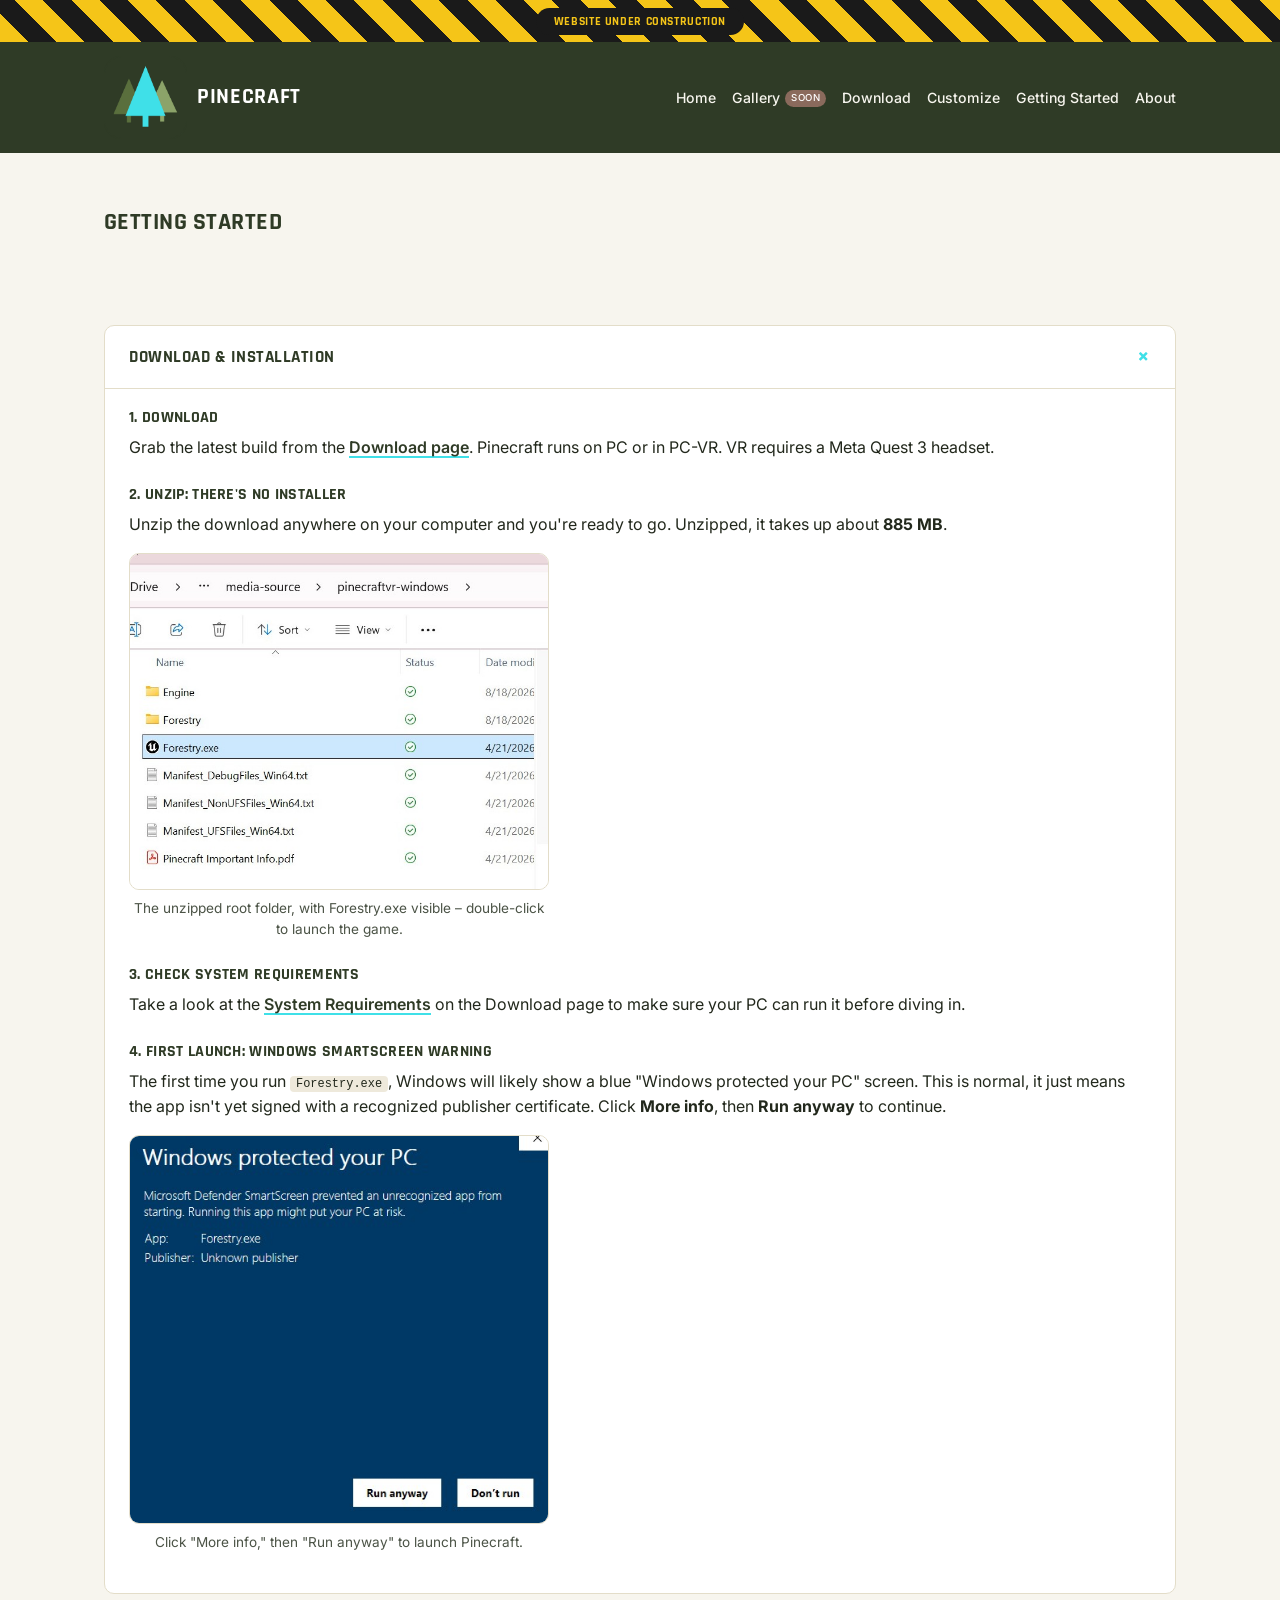
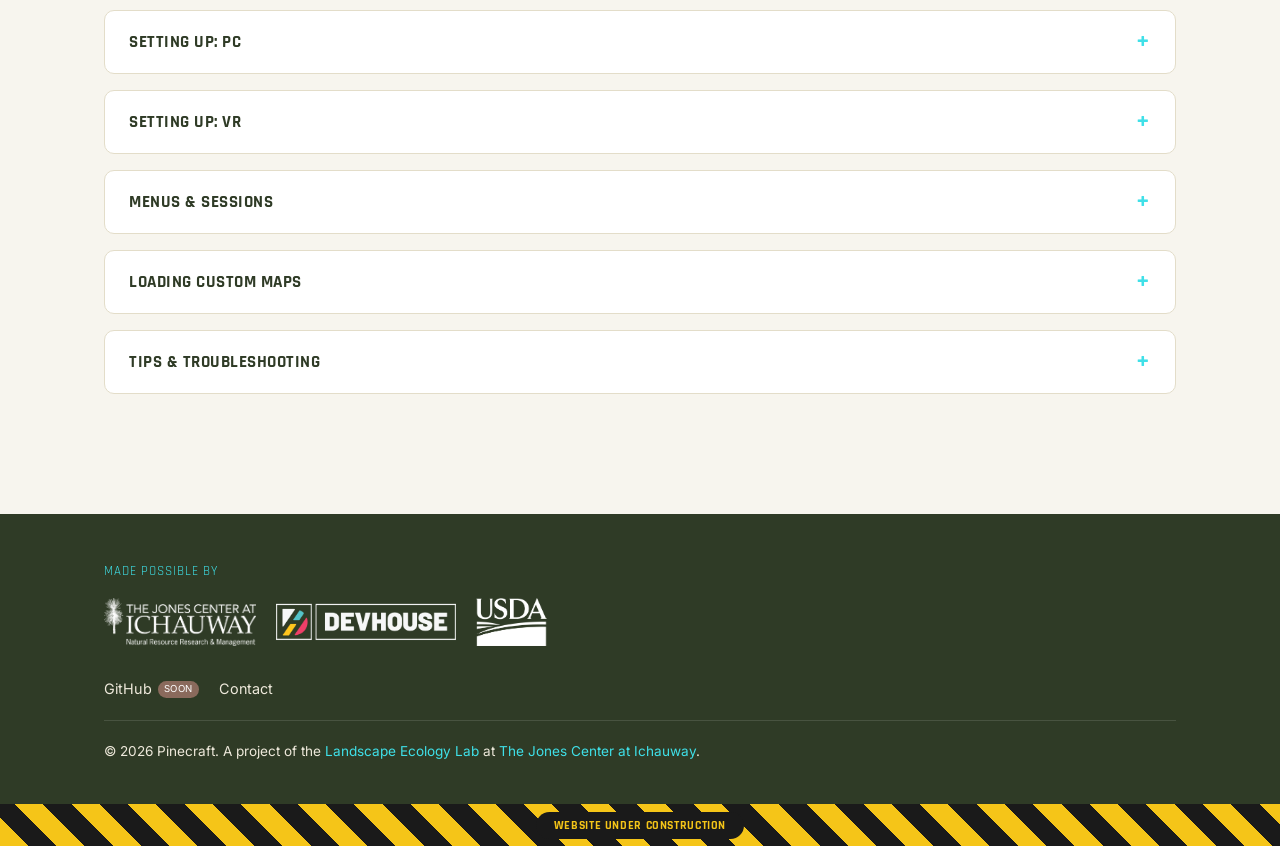
<file: tutorial.html>
<!DOCTYPE html>
<html lang="en">
<head>
<!-- Google tag (gtag.js) -->
<script async src="https://www.googletagmanager.com/gtag/js?id=G-YC16CTT1N0"></script>
<script>
  window.dataLayer = window.dataLayer || [];
  function gtag(){dataLayer.push(arguments);}
  gtag('js', new Date());

  gtag('config', 'G-YC16CTT1N0');
</script>
<meta charset="utf-8">
<meta name="viewport" content="width=device-width, initial-scale=1">
<title>Getting Started · Pinecraft</title>
<meta name="description" content="Install Pinecraft and learn how to play: download, PC and VR setup, controls, sessions, loading custom maps, and troubleshooting.">
<meta name="robots" content="noindex, nofollow">
<link rel="icon" href="assets/img/favicon.png">
<link rel="preconnect" href="https://fonts.googleapis.com">
<link rel="preconnect" href="https://fonts.gstatic.com" crossorigin>
<link href="https://fonts.googleapis.com/css2?family=Rajdhani:wght@600;700&family=Inter:wght@400;500;600&display=swap" rel="stylesheet">
<link rel="stylesheet" href="assets/css/main.css">
</head>
<body>

<div data-include="partials/header.html"></div>

<main>
<section class="wrap page-header">
  <h1>Getting Started</h1>
</section>

<section class="wrap section">

  <details class="guide-section" id="download-install" open>
    <summary>Download & Installation</summary>
    <div class="guide-section__body">
      <h3>1. Download</h3>
      <p>Grab the latest build from the <a class="text-link" href="download.html">Download page</a>. Pinecraft runs on PC or in PC-VR. VR requires a Meta Quest 3 headset.</p>

      <h3>2. Unzip: there's no installer</h3>
      <p>Unzip the download anywhere on your computer and you're ready to go. Unzipped, it takes up about <strong>885 MB</strong>.</p>

      <figure class="guide-screenshot">
        <img src="assets/img/screenshots/forestry-exe-folder.jpg" alt="The unzipped Pinecraft folder, with Forestry.exe visible.">
        <figcaption>The unzipped root folder, with Forestry.exe visible – double-click to launch the game.</figcaption>
      </figure>

      <h3>3. Check system requirements</h3>
      <p>Take a look at the <a class="text-link" href="download.html#system-requirements">System Requirements</a> on the Download page to make sure your PC can run it before diving in.</p>

      <h3>4. First launch: Windows SmartScreen warning</h3>
      <p>The first time you run <code>Forestry.exe</code>, Windows will likely show a blue "Windows protected your PC" screen. This is normal, it just means the app isn't yet signed with a recognized publisher certificate. Click <strong>More info</strong>, then <strong>Run anyway</strong> to continue.</p>

      <figure class="guide-screenshot">
        <img src="assets/img/screenshots/windows-smartscreen-warning.jpg" alt="Windows SmartScreen warning: Windows protected your PC, with Run anyway and Don't run buttons.">
        <figcaption>Click "More info," then "Run anyway" to launch Pinecraft.</figcaption>
      </figure>
    </div>
  </details>

  <details class="guide-section" id="pc-setup">
    <summary>Setting Up: PC</summary>
    <div class="guide-section__body">
      <p>There's not much setup here, just double-click <code>Forestry.exe</code> in the folder you unzipped, and you're in. Here's what you need to know to get around once you are:</p>

      <h3>Controls</h3>
      <ul>
        <li><strong>WASD</strong>: move</li>
        <li><strong>Mouse</strong>: look around</li>
        <li><strong>Left Shift</strong>: sprint</li>
        <li><strong>Space</strong>: jump (though you won't really need it)</li>
        <li><strong>Q</strong>: spray/mark/un-mark a tree. Aim at it and be within reach.</li>
        <li><strong>E</strong>: inspect a tree, showing its height, diameter, and species (E again, or the Close button, to dismiss)</li>
        <li><strong>R</strong>: open the overhead map (WASD pans it, mouse scroll wheel zooms)</li>
        <li><strong>P</strong>: pause menu (P again, or the Close button, to dismiss)</li>
      </ul>

      <figure class="guide-screenshot">
        <img src="assets/img/screenshots/pc-mark-tree.jpg" alt="Standing in front of a tree with the crosshair on it, right before marking it.">
        <figcaption>Standing in front of a tree with the crosshair on it, right before marking it, showing the Q control in action.</figcaption>
      </figure>
    </div>
  </details>

  <details class="guide-section" id="vr-setup">
    <summary>Setting Up: VR</summary>
    <div class="guide-section__body">
      <p>VR requires a Meta Quest 3.</p>

      <h3>Requirements</h3>
      <ul>
        <li>Meta Quest 3</li>
        <li>An NVIDIA graphics card, driver version <strong>[driver version TBD]</strong> or later</li>
        <li><a class="text-link" href="https://www.meta.com/quest/setup/" target="_blank" rel="noopener">Meta Horizon Link</a> installed on your PC</li>
      </ul>

      <h3>Setup</h3>
      <ol>
        <li>Install Meta Horizon Link on your PC.</li>
        <li>Connect your Quest 3 to your PC with a USB-C cable.</li>
        <li>When prompted on your headset, select the option to connect to your PC (usually shown as "Quest Link" or similar).</li>
        <li>Use the controller trigger to launch Pinecraft from your PC's app list, inside the headset.</li>
      </ol>

      <div class="guide-placeholder">
        <strong>Screenshot placeholder</strong>
        The Quest Link connection prompt on your PC, right after plugging in the headset.
      </div>

      <h3>VR Controls</h3>
      <ul>
        <li><strong>Left joystick, forward</strong>: teleport move</li>
        <li><strong>Left joystick, left/right</strong>: snap-turn 45°</li>
        <li><strong>Left grip</strong>: bring up the tablet device</li>
        <li><strong>Left X/Y buttons</strong>: zoom the overhead map in/out</li>
        <li><strong>Left trigger</strong> (tablet up): enable the pointer laser, which also lets you:
          <ul>
            <li><strong>Right A button</strong>: click/select on the tablet screen</li>
            <li><strong>Right joystick</strong>: move the overhead map, while pointing at the tablet</li>
            <li><strong>Right trigger</strong>: inspect a tree (point the laser at it; results show on the tablet)</li>
          </ul>
        </li>
        <li><strong>Right grip</strong>: enable the spray can</li>
        <li><strong>Right trigger</strong> (spray can enabled): spray/mark/un-mark a tree</li>
      </ul>

      <div class="guide-placeholder">
        <strong>Screenshot placeholder</strong>
        The in-VR tablet, pulled up mid-session with the pointer laser active.
      </div>
    </div>
  </details>

  <details class="guide-section" id="menus-sessions">
    <summary>Menus & Sessions</summary>
    <div class="guide-section__body">
      <h3>Main Menu</h3>
      <ul>
        <li><strong>Start Session</strong>: loads the default Pinecraft setting (longleaf pine from Ichauway). It downloads straight from Google Drive into <code>SavedData/Download</code> automatically the first time. You never need to place anything there yourself, and never delete that folder, since removing it breaks the download link. There's a brief delay while the data downloads, then a short "freeze" while the trees generate. That's expected, not a bug.</li>
        <li><strong>Load Session</strong>: loads a custom session from <code>SavedData/Local</code> (see <a class="text-link" href="#loading-maps">Loading Custom Maps</a> below). This is usually faster than Start Session, since there's no download to wait on.</li>
        <li><strong>Exit Session</strong>: asks you to confirm before quitting.</li>
      </ul>

      <h3>Pause Menu</h3>
      <p>Open it with <strong>P</strong> on PC, or the hamburger icon on the VR tablet.</p>
      <ul>
        <li><strong>Hide/Show Marked Trees</strong>: toggles whether marked trees are visible. While they're hidden, marking and inspecting trees is disabled. That's intentional, tied to how Pinecraft generates thousands of trees efficiently.</li>
        <li><strong>Export Session</strong>: writes your marked-tree data to <code>SavedData/Export/MarkingExport.csv</code>. This <strong>overwrites</strong> any existing file of that name, so rename or move it first if you want to keep more than one export.</li>
        <li><strong>Back To Main Menu</strong>: only use this once you're done, or have already exported. Starting a new session from the main menu removes the current forest.</li>
        <li><strong>Anti-Aliasing</strong> (Off / FXAA / TAA / TSR): higher settings look great on PC but can cause visual artifacts in VR, so pick whichever looks best on your setup.</li>
      </ul>

      <div class="guide-placeholder">
        <strong>Screenshot placeholder</strong>
        The pause menu, showing the toggle-marked-trees, export, and anti-aliasing options.
      </div>
    </div>
  </details>

  <details class="guide-section" id="loading-maps">
    <summary>Loading Custom Maps</summary>
    <div class="guide-section__body">
      <ol>
        <li>Clicking "Start Session" loads the built-in map by default, but you can also build your own.</li>
        <li>Use our <a class="text-link" href="customize.html#stand-generator">Stand Generator</a> to create a natural (random) or planted (grid) map.</li>
        <li>Download your map. It comes as a CSV file.</li>
        <li>Place the CSV into the <code>SavedData/Local</code> folder inside your Pinecraft install directory.</li>
        <li>Choose "Load Session" in-game. It loads the <strong>first CSV alphabetically</strong> in that folder, so keep just one stand in there at a time.</li>
      </ol>

      <div class="guide-placeholder">
        <strong>Screenshot placeholder</strong>
        The "Load Session" option on the main menu.
      </div>
    </div>
  </details>

  <details class="guide-section" id="tips">
    <summary>Tips & Troubleshooting</summary>
    <div class="guide-section__body">
      <ul>
        <li><strong>Ghosting/trailing behind moving objects in VR?</strong> That's the Quest 3's Auto-Frame Generation. Turn it off with <strong>Ctrl + Numpad 1</strong> while Pinecraft is open. It has to be the 1 on the numpad, not the number row.</li>
        <li>You don't need to close Pinecraft to swap CSVs between folders. Files are only read when you click Start Session or Load Session, so it's safe to do while the game is running.</li>
        <li>The overhead map pans faster the further you're zoomed out, handy for covering a large stand quickly.</li>
        <li>If a CSV is missing height, diameter, or "alive" data for a tree, that tree generates as dead.</li>
        <li>A tree showing 0.0 m for height in the inspection window is a dead "snag" tree, shown as dead.</li>
        <li>Grass-stage trees are visual only, not interactable.</li>
        <li>Saplings are interactable, but tend to sit close together, sometimes almost overlapping, which can make them tricky to mark or inspect individually.</li>
      </ul>
    </div>
  </details>

</section>
</main>

<div data-include="partials/footer.html"></div>

<script src="assets/js/main.js"></script>
</body>
</html>
</file>
<file: assets/css/main.css>
/* ==========================================================================
   Pinecraft: theme variables
   Pulled from the in-game pause menu (panel/button/header greens + mauve)
   and the tree-selection cyan seen in gameplay, centralized here so a hex
   change updates the whole site.
   ========================================================================== */
:root {
  /* Core game palette */
  --forest-dark:   #2f3b26; /* pause-menu panel background */
  --forest-mid:    #5a6f3d; /* pause-menu button rows */
  --forest-mauve:  #8a6a5c; /* pause-menu header bar */
  --accent-cyan:   #3fe0e8; /* tree-selection highlight, the one "special" color */
  --accent-lime:   #d6e24b; /* pause-menu button text */

  /* Supporting neutrals, pulled from the gameplay shot */
  --bark:          #5b4a3d;
  --sand:          #b99b5c;
  --sky:           #aebfc9;

  /* Content surface colors: dark chrome, light reading surface */
  --cream:         #f7f5ee;
  --cream-dim:     #eee9db;
  --ink:           #22281c;
  --ink-soft:      #4b5346;
  --white:         #ffffff;

  --font-display: "Rajdhani", "Segoe UI", sans-serif;
  --font-body: "Inter", "Segoe UI", sans-serif;

  --radius: 10px;
  --wrap-width: 1120px;
}

/* ==========================================================================
   Reset / base
   ========================================================================== */
* { box-sizing: border-box; }
html { scroll-behavior: smooth; }
body {
  margin: 0;
  font-family: var(--font-body);
  color: var(--ink);
  background: var(--cream);
  line-height: 1.55;
}
img { max-width: 100%; display: block; }
a { color: inherit; }
h1, h2, h3, h4 {
  font-family: var(--font-display);
  font-weight: 700;
  text-transform: uppercase;
  letter-spacing: 0.02em;
  line-height: 1.15;
  margin: 0 0 0.5em;
}
p { margin: 0 0 1em; }
.wrap {
  max-width: var(--wrap-width);
  margin: 0 auto;
  padding: 0 24px;
}
.sr-only {
  position: absolute;
  width: 1px; height: 1px;
  overflow: hidden;
  clip: rect(0 0 0 0);
  white-space: nowrap;
}
a:focus-visible, button:focus-visible, input:focus-visible, select:focus-visible, textarea:focus-visible {
  outline: 3px solid var(--accent-cyan);
  outline-offset: 2px;
}

/* ==========================================================================
   Buttons: styled after the pause-menu rows (moss green + lime text)
   ========================================================================== */
.btn {
  display: inline-flex;
  align-items: center;
  gap: 0.5em;
  font-family: var(--font-display);
  font-weight: 700;
  text-transform: uppercase;
  letter-spacing: 0.03em;
  text-decoration: none;
  border: none;
  border-radius: var(--radius);
  padding: 14px 28px;
  cursor: pointer;
  transition: transform 0.12s ease, background 0.12s ease;
}
.btn:disabled {
  opacity: 0.45;
  cursor: not-allowed;
  pointer-events: none;
}
.btn:hover {
  transform: translateY(-1px);
  box-shadow: 0 0 0 3px rgba(63,224,232,0.22), 0 6px 18px rgba(63,224,232,0.25);
}
.btn--primary {
  background: var(--forest-mid);
  color: var(--accent-lime);
}
.btn--primary:hover { background: #66803f; }
.btn--ghost {
  background: transparent;
  color: var(--forest-dark);
  border: 2px solid var(--forest-dark);
}
.btn--ghost:hover { background: var(--forest-dark); color: var(--cream); }
/* For ghost buttons sitting on the dark hero: plain .btn--ghost (dark
   text/border) nearly disappears against the hero's dark green overlay. */
.btn--ghost-inverse {
  background: transparent;
  color: var(--cream);
  border: 2px solid var(--accent-cyan);
}
.btn--ghost-inverse:hover {
  background: var(--accent-cyan);
  color: var(--forest-dark);
  box-shadow: 0 0 26px rgba(63,224,232,0.5);
}
.btn--cyan {
  background: var(--accent-cyan);
  color: var(--forest-dark);
}
.btn--cyan:hover { background: #63e8ee; }

/* Inline text links (e.g. "Stand Generator" mentions inline in copy) */
.text-link {
  color: var(--forest-dark);
  font-weight: 600;
  text-decoration: underline;
  text-decoration-color: var(--accent-cyan);
  text-decoration-thickness: 2px;
  text-underline-offset: 3px;
}
.text-link:hover { color: var(--accent-cyan); }

/* ==========================================================================
   Header / nav
   ========================================================================== */
.site-header {
  background: var(--forest-dark);
  color: var(--white);
  position: sticky;
  top: 0;
  z-index: 20;
}
.site-header__inner {
  display: flex;
  align-items: center;
  justify-content: space-between;
  padding-top: 14px;
  padding-bottom: 14px;
}
.brand {
  display: inline-flex;
  align-items: center;
  gap: 10px;
  text-decoration: none;
  color: var(--white);
}
.brand__icon {
  height: 83px;
  width: 83px;
}
.brand__mark {
  font-family: var(--font-display);
  font-weight: 700;
  font-size: 1.4rem;
  letter-spacing: 0.03em;
  text-transform: uppercase;
}
.site-nav ul {
  display: flex;
  gap: 16px;
  list-style: none;
  margin: 0;
  padding: 0;
}
.site-nav a {
  text-decoration: none;
  color: var(--cream);
  font-weight: 500;
  font-size: 0.88rem;
  display: inline-flex;
  align-items: center;
  gap: 5px;
  white-space: nowrap;
}
.site-nav a:hover { color: var(--accent-cyan); }
.badge {
  background: var(--forest-mauve);
  color: var(--white);
  font-size: 0.6rem;
  text-transform: uppercase;
  letter-spacing: 0.05em;
  padding: 1px 6px;
  border-radius: 999px;
}
.nav-toggle {
  display: none;
  flex-direction: column;
  gap: 4px;
  background: none;
  border: none;
  cursor: pointer;
  padding: 8px;
}
.nav-toggle span {
  width: 22px;
  height: 2px;
  background: var(--white);
}

/* Brand + full nav only need ~690px combined at max content width, so the
   hamburger doesn't need to kick in until well below tablet width. */
@media (max-width: 860px) {
  .nav-toggle { display: flex; }
  .site-nav {
    display: none;
    position: absolute;
    top: 100%;
    left: 0;
    right: 0;
    background: var(--forest-dark);
    padding: 12px 24px 20px;
  }
  .site-nav.is-open { display: block; }
  .site-nav ul { flex-direction: column; gap: 16px; }
}

/* ==========================================================================
   Hero
   ========================================================================== */
.hero {
  position: relative;
  overflow: hidden;
  color: var(--cream);
  padding: 72px 0 88px;
  background-image: url('../img/photos/wiregrass-longleaf.jpg');
  background-size: cover;
  background-position: center 60%;
}
.hero__bg-video {
  position: absolute;
  inset: 0;
  width: 100%;
  height: 100%;
  object-fit: cover;
  z-index: 0;
}
.hero__overlay {
  position: absolute;
  inset: 0;
  z-index: 1;
  /* Same gradient the hero used before video. Keeps it looking right even
     with no video file yet, and keeps hero text readable over any footage. */
  background: linear-gradient(180deg, rgba(47,59,38,0.88) 0%, rgba(36,48,29,0.92) 100%);
}
@media (max-width: 700px) {
  /* Skip the video on small screens to save mobile data. The plain
     gradient (still shown via .hero__overlay) looks fine on its own. */
  .hero__bg-video { display: none; }
}
.hero__grid {
  position: relative;
  z-index: 2;
  display: grid;
  grid-template-columns: 1fr auto;
  align-items: center;
  gap: 40px;
}
.hero__inner {
  display: grid;
  gap: 20px;
  max-width: 700px;
}
.hero__logo {
  width: 260px;
  height: auto;
  opacity: 0.9;
  justify-self: end;
}
@media (max-width: 900px) {
  .hero__grid { grid-template-columns: 1fr; }
  .hero__logo { display: none; }
}
.hero h1 {
  font-size: clamp(2.4rem, 5vw, 3.6rem);
  margin-bottom: 0.2em;
}
.hero p.lede {
  font-size: 1.15rem;
  color: var(--cream-dim);
  max-width: 620px;
}
.hero__actions {
  display: flex;
  flex-wrap: wrap;
  gap: 14px;
  margin-top: 12px;
}

/* ==========================================================================
   Sections / cards
   ========================================================================== */
section.section {
  padding-top: 64px;
  padding-bottom: 64px;
}
section.section--alt {
  background: var(--cream-dim);
}
/* Wiregrass photo behind narrative/story sections (not every .section--alt,
   skipped on data-heavy or photo-grid sections like System Requirements
   and The Team), tinted with the section's own cream to keep text readable. */
section.section--photo-bg {
  background-image: linear-gradient(rgba(238,233,219,0.88), rgba(238,233,219,0.88)),
    url('../img/photos/wiregrass-longleaf.jpg');
  background-size: cover;
  background-position: center 60%;
}
.section__heading {
  max-width: 640px;
  margin-bottom: 32px;
}
.section__heading h2 {
  font-size: 2rem;
  color: var(--forest-dark);
}
.section__heading p {
  color: var(--ink-soft);
}

.video-frame {
  position: relative;
}
.video-frame__media {
  position: relative;
  background: var(--forest-dark);
  border-radius: var(--radius);
  overflow: hidden;
  aspect-ratio: 16 / 9;
  display: flex;
  align-items: center;
  justify-content: center;
}
.video-frame__media video, .video-frame__media iframe {
  width: 100%;
  height: 100%;
  border: none;
  display: block;
}
/* Covers everything except the native control bar strip at the bottom,
   so a click anywhere on the video toggles play/pause without ever
   fighting the browser's own controls (seek bar, volume, fullscreen).
   Clicks on that strip fall straight through to the video underneath. */
.video-click-overlay {
  position: absolute;
  top: 0;
  left: 0;
  right: 0;
  bottom: 44px;
  cursor: pointer;
  z-index: 1;
}
.video-play-icon {
  position: absolute;
  top: 50%;
  left: 50%;
  transform: translate(-50%, -50%);
  width: 160px;
  height: 160px;
  border-radius: 50%;
  background: rgba(34,40,28,0.55);
  border: 4px solid var(--accent-cyan);
  display: flex;
  align-items: center;
  justify-content: center;
  transition: transform 0.15s ease, background 0.15s ease;
}
.video-play-icon::after {
  content: "";
  border-style: solid;
  border-width: 29px 0 29px 45px;
  border-color: transparent transparent transparent var(--accent-cyan);
  margin-left: 11px;
}
.video-click-overlay:hover .video-play-icon {
  transform: translate(-50%, -50%) scale(1.08);
  background: rgba(34,40,28,0.75);
}
.video-frame.is-playing .video-play-icon {
  display: none;
}
.video-placeholder {
  color: var(--cream-dim);
  text-align: center;
  padding: 24px;
  font-family: var(--font-display);
  text-transform: uppercase;
  letter-spacing: 0.05em;
}

/* HUD-style timed caption list, driven by a video-frame's data-captions
   JSON and generated/toggled in main.js. All cues sit on the right as a
   persistent agenda; the active one lights up in cyan, the rest stay
   dimmed, so viewers can see what's coming next as playback moves on. */
.video-caption-list {
  position: absolute;
  top: 50%;
  right: 18px;
  transform: translateY(-50%);
  z-index: 2;
  display: flex;
  flex-direction: column;
  gap: 10px;
  max-width: min(280px, calc(100% - 36px));
  pointer-events: none;
}
.video-caption-item {
  display: flex;
  align-items: center;
  gap: 9px;
  background: rgba(15, 20, 12, 0.78);
  border: 1px solid rgba(63,224,232,0.22);
  border-radius: 6px;
  padding: 8px 14px 8px 12px;
  opacity: 0.45;
  transform: translateX(6px);
  transition: opacity 0.3s ease, transform 0.3s ease, border-color 0.3s ease,
    box-shadow 0.3s ease, background 0.3s ease;
}
.video-caption-item__mark {
  width: 7px;
  height: 7px;
  border-radius: 50%;
  flex: none;
  background: var(--accent-cyan);
  opacity: 0.55;
  transition: opacity 0.3s ease, box-shadow 0.3s ease;
}
.video-caption-item__text {
  font-family: var(--font-display);
  font-weight: 700;
  text-transform: uppercase;
  letter-spacing: 0.03em;
  font-size: 0.76rem;
  color: var(--cream-dim);
  transition: color 0.3s ease;
}
.video-caption-item.is-active {
  opacity: 1;
  transform: translateX(0);
  border-color: var(--accent-cyan);
  background: rgba(15, 20, 12, 0.92);
  box-shadow: 0 0 0 1px rgba(63,224,232,0.2), 0 0 20px rgba(63,224,232,0.4);
}
.video-caption-item.is-active .video-caption-item__mark {
  opacity: 1;
  box-shadow: 0 0 10px rgba(63,224,232,0.95);
  animation: tag-breathe 2s ease-in-out infinite;
}
.video-caption-item.is-active .video-caption-item__text {
  color: var(--cream);
}
/* Below ~760px the overlay list crowds the video, so it drops out of
   the overlay entirely and flows as a plain stack underneath instead. */
@media (max-width: 760px) {
  .video-caption-list {
    position: static;
    top: auto;
    right: auto;
    transform: none;
    max-width: none;
    margin-top: 14px;
  }
  .video-caption-item,
  .video-caption-item.is-active {
    transform: none;
  }
}

.grid {
  display: grid;
  gap: 20px;
}
.grid--2 { grid-template-columns: repeat(2, 1fr); }
.grid--3 { grid-template-columns: repeat(3, 1fr); }
@media (max-width: 760px) {
  .grid--2, .grid--3 { grid-template-columns: 1fr; }
}

.card {
  background: var(--white);
  border-radius: var(--radius);
  padding: 24px;
  border: 1px solid #e3ddc9;
  transition: transform 0.18s ease, box-shadow 0.18s ease, border-color 0.18s ease;
}
.card:hover {
  transform: translateY(-4px);
  border-color: var(--accent-cyan);
  box-shadow: 0 10px 26px rgba(63,224,232,0.2);
}
.card h3 {
  font-size: 1.1rem;
  color: var(--forest-dark);
  display: flex;
  align-items: center;
  gap: 8px;
}
/* "Coming soon" cards get a corner ribbon via ::before. */
.card--soon {
  position: relative;
  overflow: hidden;
  background: var(--cream-dim);
  border: 1px solid var(--forest-mauve);
}
.card--soon::before {
  content: "Coming soon";
  position: absolute;
  top: 16px;
  right: -38px;
  width: 150px;
  transform: rotate(45deg);
  background: var(--forest-mauve);
  color: var(--white);
  font-family: var(--font-display);
  font-size: 0.62rem;
  font-weight: 700;
  text-transform: uppercase;
  letter-spacing: 0.06em;
  text-align: center;
  padding: 4px 0;
  box-shadow: 0 2px 8px rgba(0,0,0,0.18);
}

/* Feature bullet dots "breathe" (scale + glow) to draw a little life into
   the list, then pop harder on hover as direct feedback. */
.tag-mark {
  display: inline-block;
  color: var(--accent-cyan);
  animation: tag-breathe 2s ease-in-out infinite;
}
@keyframes tag-breathe {
  0%, 100% { transform: scale(1); text-shadow: 0 0 3px rgba(63,224,232,0.3); }
  50% { transform: scale(2); text-shadow: 0 0 20px rgba(63,224,232,1); }
}
.card:hover .tag-mark {
  animation-play-state: paused;
  transform: scale(2.2);
  text-shadow: 0 0 22px rgba(63,224,232,1);
  transition: transform 0.18s ease, text-shadow 0.18s ease;
}
/* Coming-soon cards get no breathing dot, hover pop, glow, or card lift. */
.card--soon .tag-mark {
  color: var(--forest-mauve);
  animation: none;
  transform: none;
  text-shadow: none;
}
.card--soon:hover {
  transform: none;
  border-color: var(--forest-mauve);
  box-shadow: none;
}
.card--soon:hover .tag-mark {
  transform: none;
  text-shadow: none;
}

.heading-icon {
  display: inline-block;
  height: 0.85em;
  width: auto;
  vertical-align: -0.1em;
  margin-right: 0.35em;
}

table.specs {
  width: 100%;
  border-collapse: collapse;
  background: var(--white);
  border-radius: var(--radius);
  overflow: hidden;
}
table.specs th, table.specs td {
  text-align: left;
  padding: 12px 16px;
  border-bottom: 1px solid #e3ddc9;
}
table.specs th {
  width: 220px;
  color: var(--forest-dark);
  font-family: var(--font-display);
  text-transform: uppercase;
  font-size: 0.8rem;
  letter-spacing: 0.04em;
}
.note {
  font-size: 0.9rem;
  color: var(--ink-soft);
  font-style: italic;
}
/* Sub-section heading within a details block (e.g. inside Advanced
   Settings) — same bold-caps treatment as the details' own <summary>,
   one notch smaller so the hierarchy (Advanced Settings > sub-section)
   still reads clearly. */
.section-label {
  margin: 0 0 8px;
  font-family: var(--font-display);
  font-weight: 700;
  text-transform: uppercase;
  font-size: 0.75rem;
  letter-spacing: 0.04em;
  color: var(--forest-dark);
}

/* Chain-link toggle: linked (pressed) keeps two fields equal, e.g. Plot
   Width/Height moving together as a square; click to break the link and
   move them independently. */
.link-toggle {
  display: inline-flex;
  align-items: center;
  justify-content: center;
  width: 26px;
  height: 26px;
  padding: 0;
  border: 1px solid #e3ddc9;
  border-radius: var(--radius);
  background: var(--white);
  color: var(--ink-soft);
  cursor: pointer;
  flex: none;
}
.link-toggle[aria-pressed="true"] {
  background: var(--forest-mid);
  border-color: var(--forest-mid);
  color: var(--white);
}

/* ==========================================================================
   Stand Generator preview
   ========================================================================== */
.stand-results {
  display: none;
}
.stand-results.is-visible { display: block; }
.stand-preview {
  position: relative;
  margin-top: 8px;
  background: var(--cream-dim);
  border: 1px solid #e3ddc9;
  border-radius: var(--radius);
  overflow: hidden;
}
.stand-preview canvas {
  width: 100%;
  height: auto;
  display: block;
  cursor: crosshair;
}
.stand-preview-tooltip {
  position: absolute;
  display: none;
  pointer-events: none;
  background: var(--ink);
  color: var(--cream);
  font-size: 0.8rem;
  padding: 6px 10px;
  border-radius: 6px;
  white-space: nowrap;
  transform: translate(-50%, -120%);
  z-index: 2;
}
.stand-preview-tooltip.is-visible { display: block; }
.stand-preview-tooltip--dark {
  background: var(--white);
  color: var(--ink);
  border: 1px solid #e3ddc9;
}
.stand-preview-legend {
  display: flex;
  flex-wrap: wrap;
  gap: 16px;
  padding: 10px 2px;
  font-size: 0.85rem;
  color: var(--ink-soft);
}
.stand-preview-legend span {
  display: inline-flex;
  align-items: center;
  gap: 6px;
}
.legend-swatch {
  width: 10px;
  height: 10px;
  border-radius: 50%;
  display: inline-block;
}
.legend-swatch--ring {
  background: rgba(127,194,92,0.85);
  box-shadow: 0 0 0 1.5px rgba(232,151,63,0.9);
}
.legend-swatch--firescar {
  background: rgba(127,194,92,0.85);
  box-shadow: 0 0 0 1.5px rgba(25,22,20,0.95);
}

.callout {
  margin-top: 24px;
  background: var(--cream-dim);
  border: 1px solid #e3ddc9;
  border-left: 4px solid var(--accent-cyan);
  border-radius: var(--radius);
  padding: 20px 24px;
}
.callout h3 { margin-bottom: 0.4em; }
.callout .btn { margin-top: 4px; }

.stand-histogram {
  margin-top: 24px;
  background: var(--white);
  border: 1px solid #e3ddc9;
  border-radius: var(--radius);
  padding: 16px;
  position: relative;
}
.stand-histogram h4 {
  margin: 0 0 12px;
  font-size: 0.9rem;
  color: var(--forest-dark);
}
.stand-histogram canvas {
  width: 100%;
  height: auto;
  display: block;
}

/* ==========================================================================
   Getting Started: collapsible guide sections
   ========================================================================== */
.guide-section {
  background: var(--white);
  border: 1px solid #e3ddc9;
  border-radius: var(--radius);
  margin-bottom: 16px;
  overflow: hidden;
}
.guide-section summary {
  cursor: pointer;
  padding: 18px 24px;
  font-family: var(--font-display);
  font-weight: 700;
  text-transform: uppercase;
  letter-spacing: 0.03em;
  font-size: 1.05rem;
  color: var(--forest-dark);
  list-style: none;
  display: flex;
  align-items: center;
  justify-content: space-between;
  gap: 16px;
}
.guide-section summary::-webkit-details-marker { display: none; }
.guide-section summary::after {
  content: "+";
  flex: none;
  font-size: 1.5rem;
  line-height: 1;
  color: var(--accent-cyan);
  transition: transform 0.15s ease;
}
.guide-section[open] summary { border-bottom: 1px solid #e3ddc9; }
.guide-section[open] summary::after { transform: rotate(45deg); }
.guide-section__body {
  padding: 20px 24px 24px;
}
.guide-section__body h3 {
  font-size: 1rem;
  color: var(--forest-dark);
  margin-top: 1.6em;
}
.guide-section__body h3:first-child { margin-top: 0; }
.guide-section__body ol,
.guide-section__body ul {
  padding-left: 1.3em;
  margin: 0 0 1em;
}
.guide-section__body li { margin-bottom: 0.4em; }
.guide-section__body code {
  background: var(--cream-dim);
  padding: 1px 6px;
  border-radius: 4px;
  font-size: 0.92em;
}
.guide-placeholder {
  background: var(--cream-dim);
  border: 1px dashed #cfc7ab;
  border-radius: var(--radius);
  padding: 28px 20px;
  text-align: center;
  color: var(--ink-soft);
  font-size: 0.85rem;
  margin: 16px 0;
}
.guide-placeholder strong {
  display: block;
  color: var(--forest-dark);
  font-family: var(--font-display);
  text-transform: uppercase;
  letter-spacing: 0.03em;
  font-size: 0.75rem;
  margin-bottom: 6px;
}
.guide-screenshot {
  margin: 16px 0;
  max-width: 420px;
}
.guide-screenshot img {
  display: block;
  width: 100%;
  border: 1px solid #e3ddc9;
  border-radius: var(--radius);
}
.guide-screenshot figcaption {
  margin-top: 8px;
  color: var(--ink-soft);
  font-size: 0.85rem;
  text-align: center;
}

/* ==========================================================================
   Contact form
   ========================================================================== */
.contact-form {
  max-width: 520px;
  margin-top: 32px;
}
#stand-generator-form {
  background: var(--white);
  border: 1px solid #e3ddc9;
  border-radius: var(--radius);
  padding: 24px;
}
.form-field {
  margin-bottom: 20px;
}
.form-field label {
  display: block;
  font-family: var(--font-display);
  font-weight: 700;
  text-transform: uppercase;
  font-size: 0.8rem;
  letter-spacing: 0.04em;
  color: var(--forest-dark);
  margin-bottom: 6px;
}
.form-field input,
.form-field select,
.form-field textarea {
  width: 100%;
  font-family: var(--font-body);
  font-size: 1rem;
  color: var(--ink);
  background: var(--white);
  border: 1px solid #e3ddc9;
  border-radius: var(--radius);
  padding: 10px 14px;
}
.form-field textarea { resize: vertical; }
.slider-field {
  display: flex;
  align-items: center;
  gap: 12px;
}
.slider-field input[type="range"] {
  flex: 1;
  accent-color: var(--accent-cyan);
}
/* Fully draggable, just visually inert — a "coming soon" slider whose
   value gets reset to 0 in JS regardless of where it's dragged. */
.slider-field input[type="range"].is-inert {
  accent-color: var(--ink-soft);
}
.slider-field input[type="number"] {
  width: 80px;
  flex: none;
}
/* Min/mid/max labels directly under a slider, each with a small tick dash
   above it. Native <input type=range> widgets are drawn by the OS/browser
   as a single opaque unit, so anything positioned over or under the track
   itself gets painted over regardless of z-index — putting the ticks here,
   below the track and attached to the numbers, sidesteps that entirely.
   Right-margin matches the number input's width + the slider-field gap, so
   the row lines up under the range track rather than spanning the number
   field too. */
.slider-scale {
  display: flex;
  justify-content: space-between;
  margin-top: 2px;
  margin-right: 92px;
  padding-top: 6px;
  padding-left: 2px;
  padding-right: 2px;
  font-size: 0.72rem;
  color: var(--ink-soft);
}
.slider-scale span {
  position: relative;
}
.slider-scale span::before {
  content: '';
  position: absolute;
  top: -6px;
  left: 50%;
  transform: translateX(-50%);
  width: 2px;
  height: 5px;
  background: rgba(75, 83, 70, 0.45);
}
.form-field input:disabled {
  background: #ece7d6;
  color: var(--ink-soft);
  cursor: not-allowed;
}
.slider-field input[type="range"]:disabled {
  accent-color: var(--ink-soft);
  cursor: not-allowed;
}
.derived-tag {
  text-transform: none;
  font-weight: 500;
  letter-spacing: normal;
  color: var(--forest-mid);
  margin-left: 4px;
}
.derived-tag:not(:empty)::before { content: '\2014\0020'; }

/* The currently-derived Density/QMD/Basal Area field gets a hatched box
   behind its label + slider, as an obvious "this one's calculated for you"
   cue. Absolutely positioned so it doesn't add padding to the field itself
   and never shifts the grid row it sits in. */
.form-field.is-derived {
  position: relative;
  z-index: 0;
}
.form-field.is-derived::before {
  content: '';
  position: absolute;
  inset: -10px -12px;
  z-index: -1;
  background: repeating-linear-gradient(
    45deg,
    #e3ddc9 0, #e3ddc9 6px,
    #f3f0e4 6px, #f3f0e4 12px
  );
  border: 1px solid #d8d0b8;
  border-radius: var(--radius);
}

/* Segmented toggle-button group: real radio inputs, visually hidden, with
   the following <label> styled as a pressed/unpressed button. Keeps native
   radio semantics (keyboard nav, screen readers) with a button/switch look. */
.toggle-group {
  display: inline-flex;
  border: 1px solid #e3ddc9;
  border-radius: var(--radius);
  overflow: hidden;
}
.toggle-group input[type="radio"] {
  position: absolute;
  width: 1px;
  height: 1px;
  opacity: 0;
  pointer-events: none;
}
.toggle-group label {
  display: flex;
  align-items: center;
  justify-content: center;
  gap: 6px;
  margin: 0;
  padding: 0 18px;
  height: 40px;
  min-width: 140px;
  box-sizing: border-box;
  line-height: 1;
  cursor: pointer;
  font-family: var(--font-display);
  font-weight: 700;
  text-transform: uppercase;
  font-size: 0.8rem;
  letter-spacing: 0.04em;
  color: var(--ink-soft);
  background: var(--white);
  transition: background 0.15s, color 0.15s;
  user-select: none;
}
.toggle-group label:not(:last-of-type) { border-right: 1px solid #e3ddc9; }
.toggle-group input[type="radio"]:checked + label {
  background: var(--forest-mid);
  color: var(--white);
}
.toggle-group input[type="radio"]:focus-visible + label {
  outline: 2px solid var(--accent-cyan);
  outline-offset: -2px;
}
.pattern-icon { flex: none; }
.checkbox-field {
  display: flex;
  flex-wrap: wrap;
  gap: 24px;
}
.checkbox-field label {
  display: flex;
  align-items: center;
  gap: 8px;
  text-transform: none;
  font-family: var(--font-body);
  font-weight: 500;
  font-size: 0.95rem;
  color: var(--ink);
}
.checkbox-field input[type="checkbox"],
.checkbox-field input[type="radio"] {
  width: 18px;
  height: 18px;
  flex: none;
  accent-color: var(--accent-cyan);
}

/* ==========================================================================
   Coming-soon page layout
   ========================================================================== */
.page-header {
  padding-top: 56px;
  padding-bottom: 12px;
}
.page-header h1 { color: var(--forest-dark); }
.page-header .lede { color: var(--ink-soft); font-size: 1.1rem; }
.jump-links {
  display: flex;
  flex-wrap: wrap;
  gap: 10px;
  margin-top: 16px;
}
.jump-links a {
  color: var(--forest-dark);
  background: var(--white);
  border: 1px solid #e3ddc9;
  border-radius: 999px;
  padding: 6px 16px;
  font-family: var(--font-display);
  font-weight: 700;
  text-transform: uppercase;
  letter-spacing: 0.03em;
  font-size: 0.78rem;
  text-decoration: none;
}
.jump-links a:hover {
  border-color: var(--accent-cyan);
  color: var(--accent-cyan);
}

.coming-soon-panel {
  padding-bottom: 56px;
}
.coming-soon-badge {
  display: inline-block;
  background: var(--forest-mauve);
  color: var(--white);
  font-family: var(--font-display);
  text-transform: uppercase;
  letter-spacing: 0.06em;
  padding: 6px 14px;
  border-radius: 999px;
  margin-bottom: 16px;
}

/* ==========================================================================
   About page: partners + team
   ========================================================================== */
.about-photo {
  margin: 32px 0;
  max-width: 50%;
}
@media (max-width: 760px) {
  .about-photo { max-width: 100%; }
}
.about-photo img {
  display: block;
  width: 100%;
  border-radius: var(--radius);
}
.about-photo figcaption {
  margin-top: 8px;
  color: var(--ink-soft);
  font-size: 0.8rem;
  font-style: italic;
}

.partner-card {
  position: relative;
  text-align: center;
  background: var(--forest-dark);
  border-color: var(--forest-dark);
  cursor: pointer;
}
/* Stretches the logo link's hit area to cover the whole card. Later-painted
   siblings (like the inline "Landscape Ecology Lab" link) still sit on top
   in default stacking order, so nested links stay independently clickable. */
.partner-card > a:first-of-type::after {
  content: "";
  position: absolute;
  inset: 0;
}
.partner-card img {
  height: 56px;
  width: auto;
  max-width: 100%;
  object-fit: contain;
  margin: 0 auto 16px;
}
.partner-card h3 { justify-content: center; color: var(--white); }
.partner-card p { color: var(--cream-dim); font-size: 0.92rem; }
.partner-card a.text-link { color: var(--accent-cyan); }

.team-card { text-align: center; }
.team-avatar {
  width: 96px;
  height: 96px;
  border-radius: 50%;
  margin: 0 auto 16px;
  overflow: hidden;
  background: var(--forest-mid);
  color: var(--cream);
  display: flex;
  align-items: center;
  justify-content: center;
  font-family: var(--font-display);
  font-weight: 700;
  font-size: 1.4rem;
  letter-spacing: 0.02em;
}
.team-avatar img {
  width: 100%;
  height: 100%;
  object-fit: cover;
}
.team-card h3 { justify-content: center; margin-bottom: 0.2em; }
.team-card .team-role {
  font-family: var(--font-display);
  text-transform: uppercase;
  letter-spacing: 0.04em;
  font-size: 0.78rem;
  color: var(--forest-mid);
  margin-bottom: 0.8em;
}
.team-card p { color: var(--ink-soft); font-size: 0.92rem; }

/* ==========================================================================
   Footer / credits
   ========================================================================== */
.site-footer {
  background: var(--forest-dark);
  color: var(--cream-dim);
  padding: 48px 0 28px;
  margin-top: 40px;
}
.credits__label {
  font-family: var(--font-display);
  text-transform: uppercase;
  letter-spacing: 0.08em;
  font-size: 0.8rem;
  color: var(--accent-cyan);
  margin-bottom: 16px;
}
.credits__logos {
  list-style: none;
  display: flex;
  flex-wrap: wrap;
  gap: 20px;
  padding: 0;
  margin: 0 0 32px;
}
.credits__logos a { text-decoration: none; }
.credit-logo {
  height: 48px;
  width: auto;
  max-width: 180px;
  object-fit: contain;
}
.footer-links {
  display: flex;
  flex-wrap: wrap;
  gap: 20px;
  margin-bottom: 20px;
}
.footer-links a {
  color: var(--cream-dim);
  text-decoration: none;
  font-size: 0.9rem;
  display: inline-flex;
  align-items: center;
  gap: 6px;
}
.footer-links a:hover { color: var(--accent-cyan); }
.footer-bottom {
  border-top: 1px solid rgba(255,255,255,0.12);
  padding-top: 20px;
  font-size: 0.85rem;
}
.footer-bottom a { color: var(--accent-cyan); text-decoration: none; }

/* ==========================================================================
   Under-construction banner
   ========================================================================== */
.construction-banner {
  background: repeating-linear-gradient(
    45deg,
    #f5c518, #f5c518 20px,
    #1a1a1a 20px, #1a1a1a 40px
  );
  padding: 7px 0;
  text-align: center;
}
.construction-banner__label {
  display: inline-block;
  background: #1a1a1a;
  color: #f5c518;
  font-family: var(--font-display);
  font-weight: 700;
  text-transform: uppercase;
  letter-spacing: 0.05em;
  font-size: 0.78rem;
  padding: 4px 18px;
  border-radius: 999px;
}
</file>
